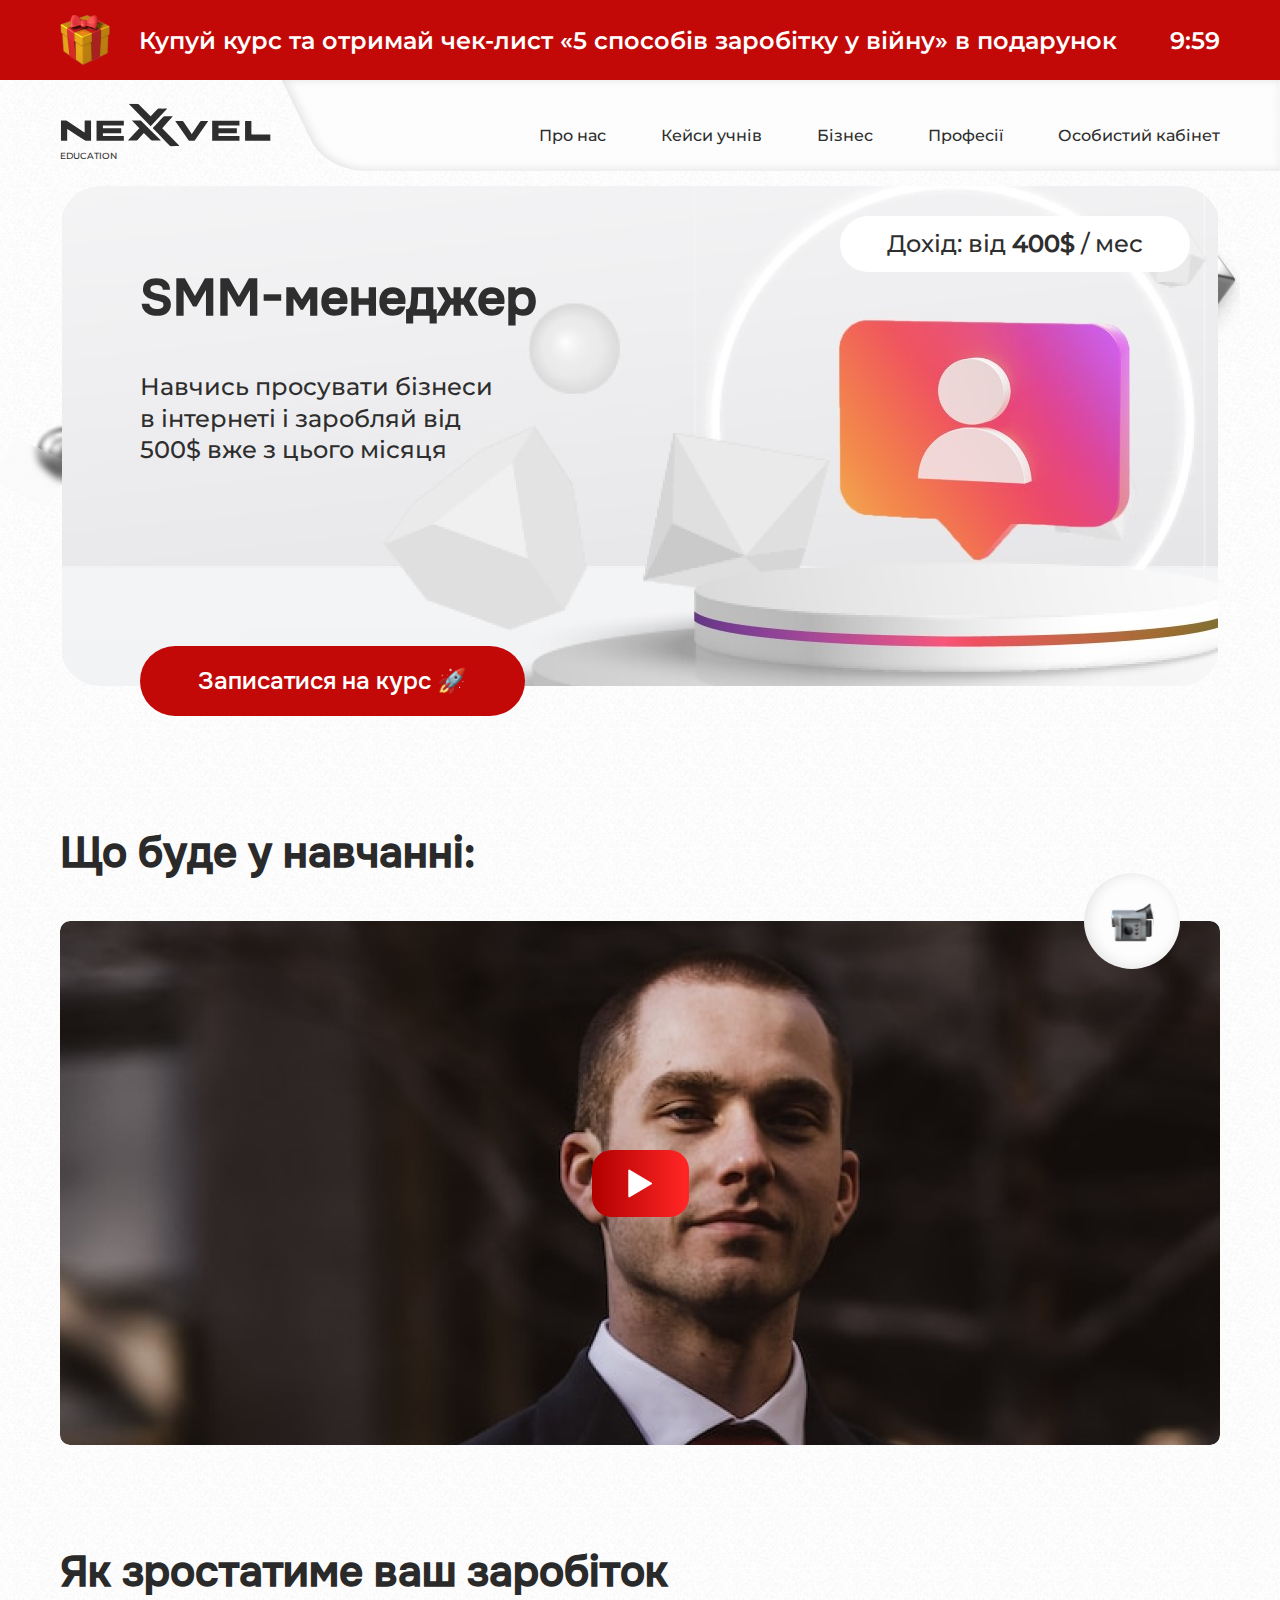
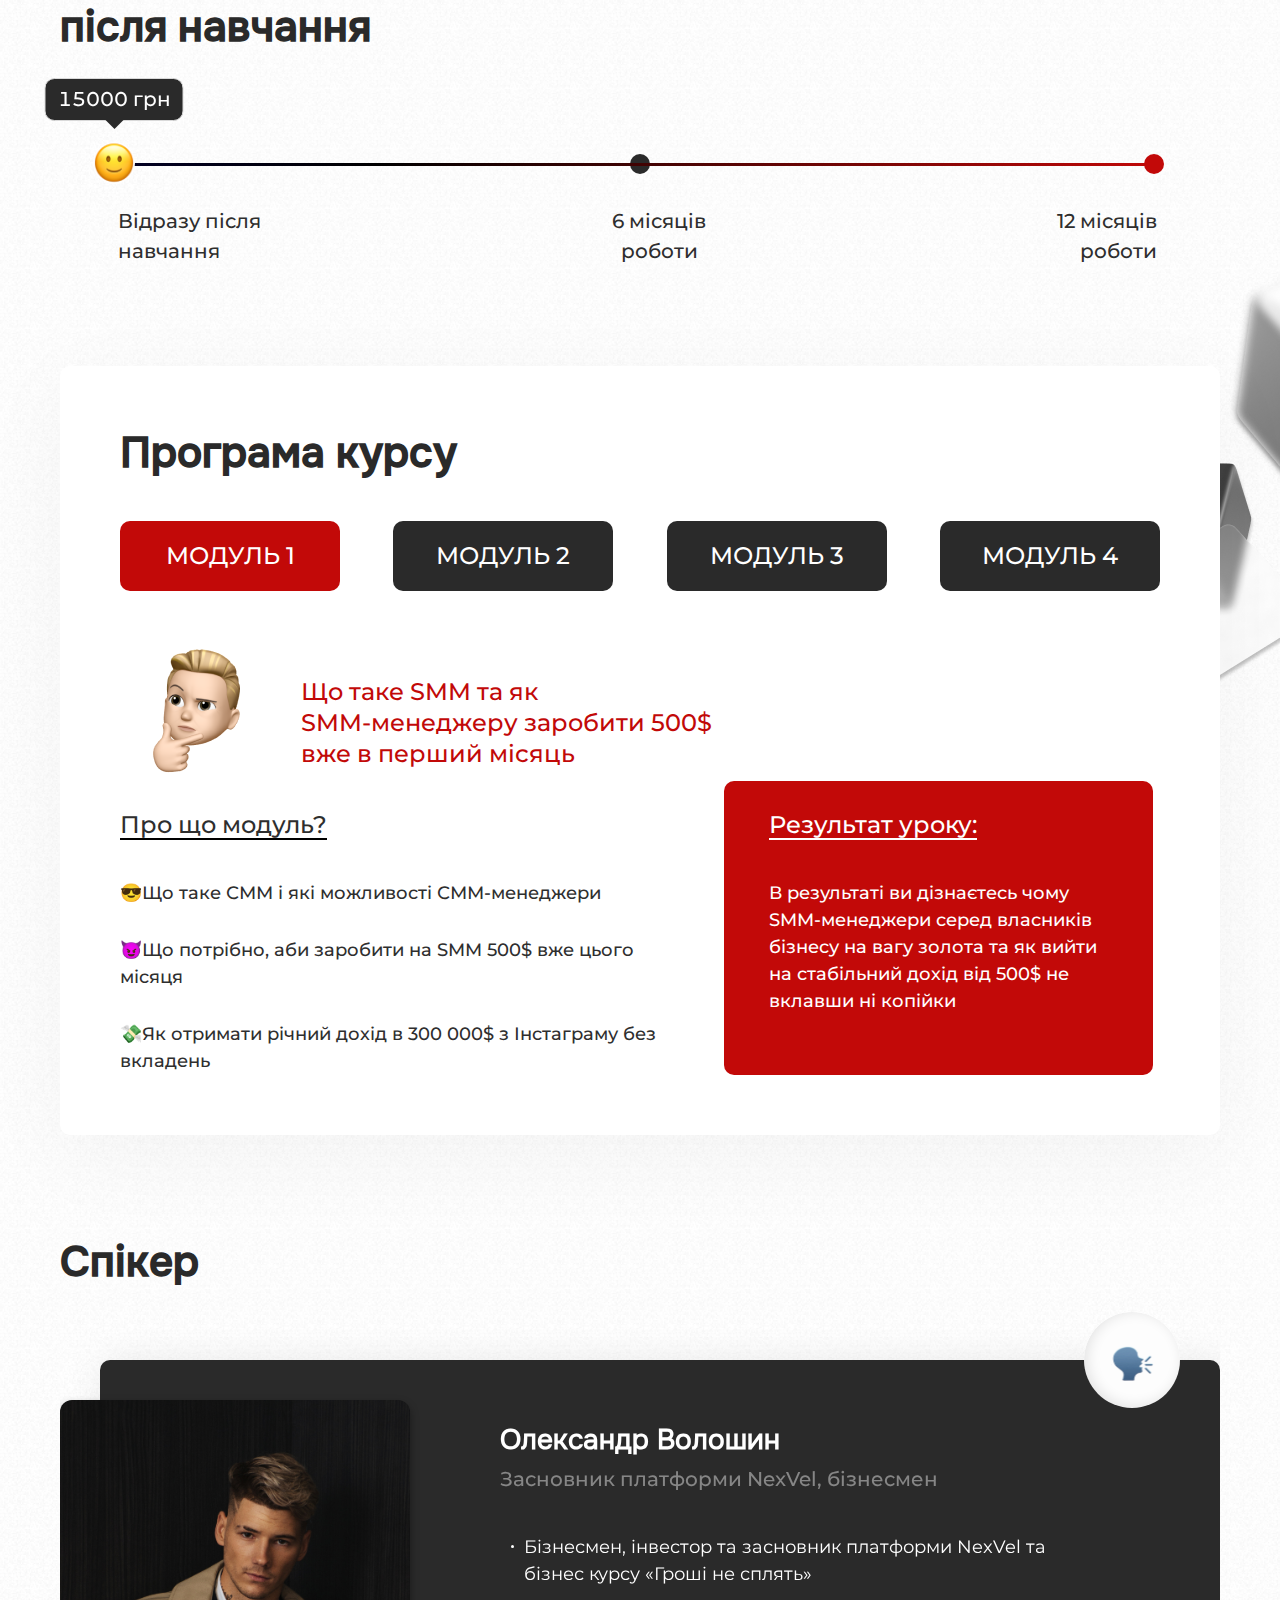
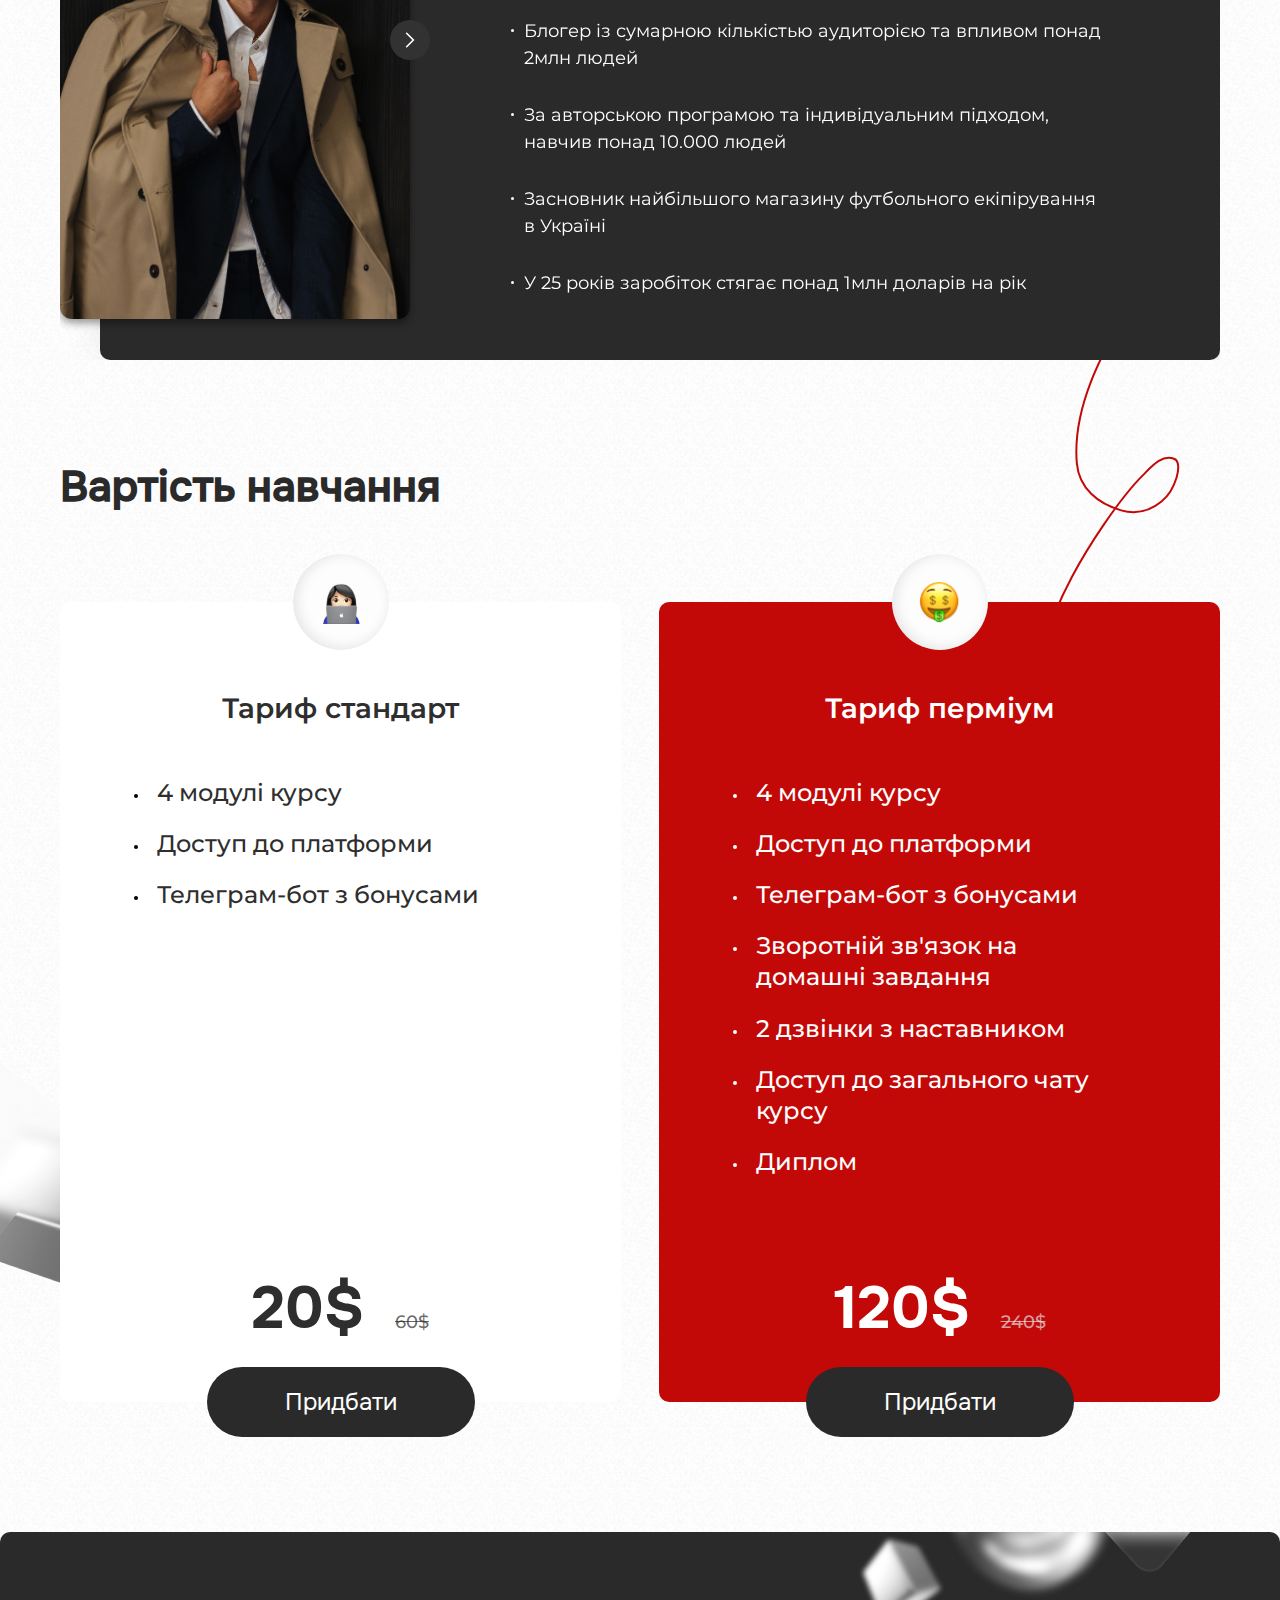
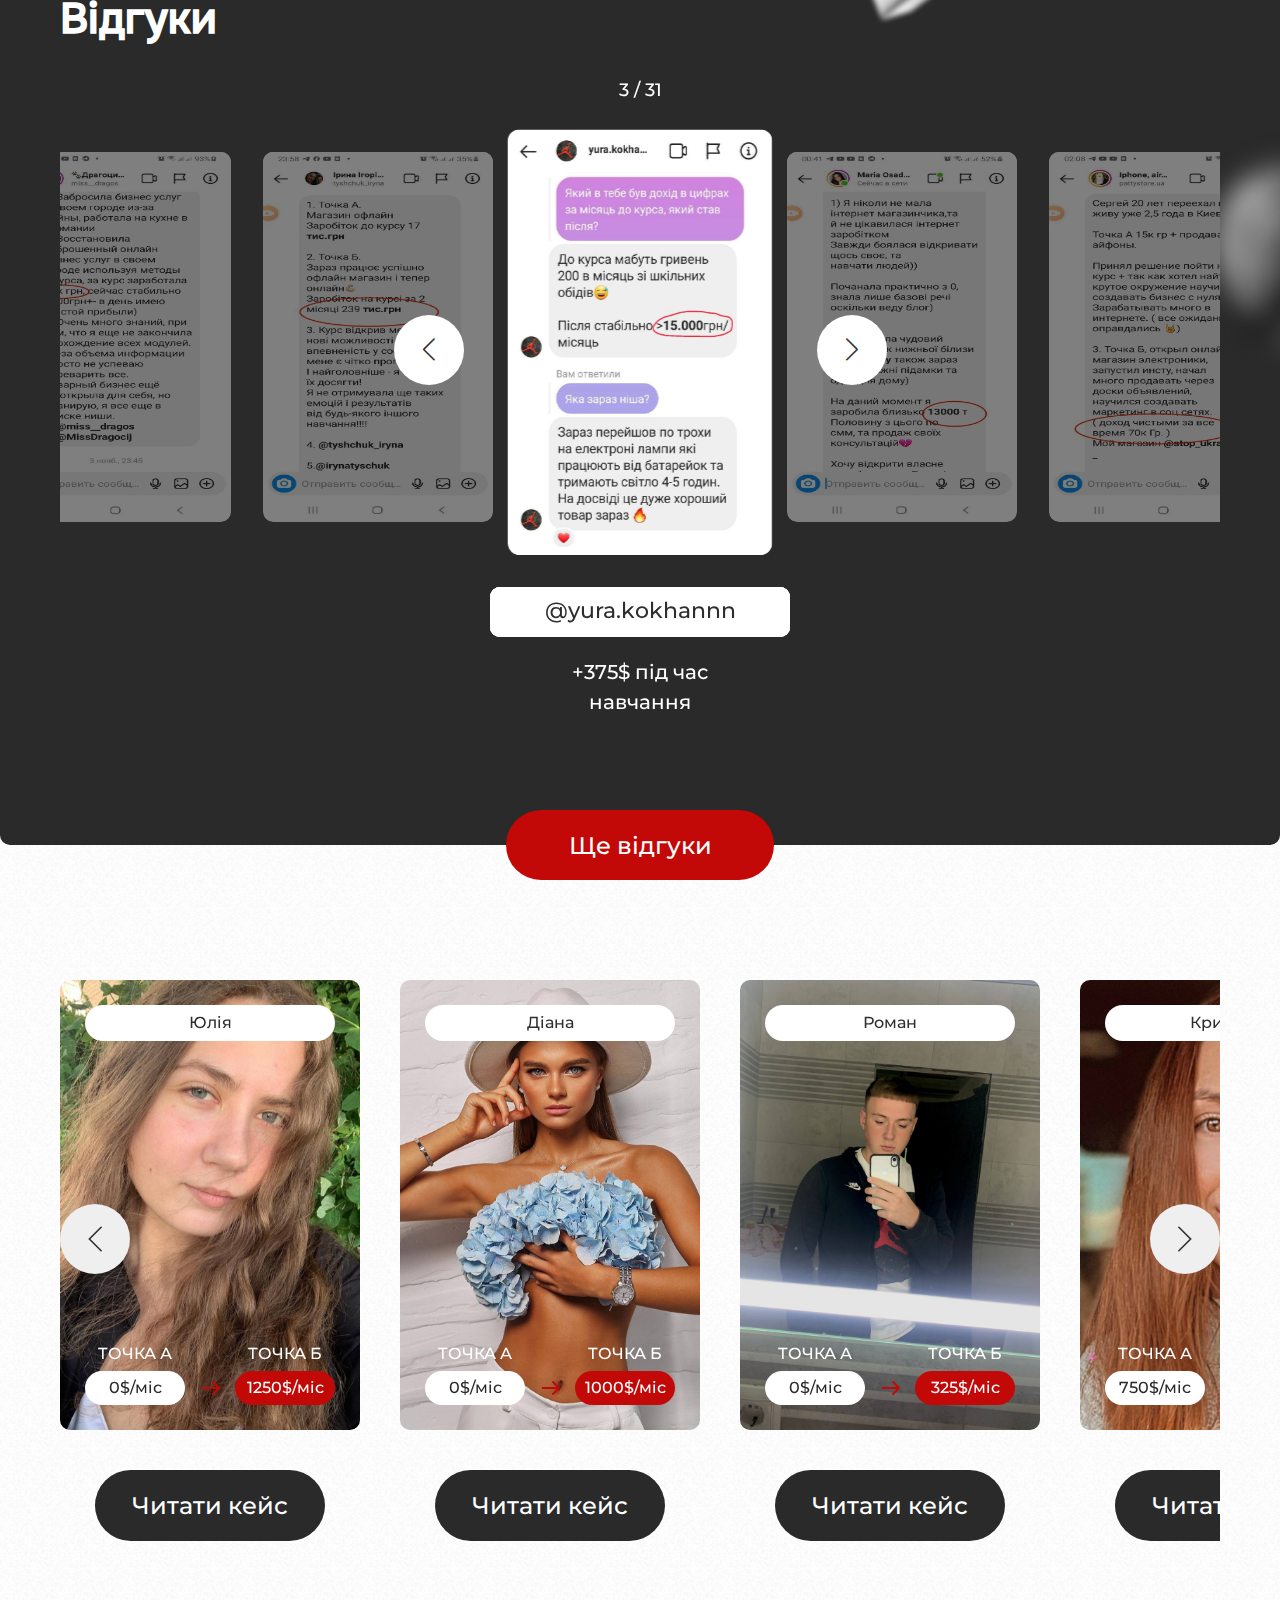
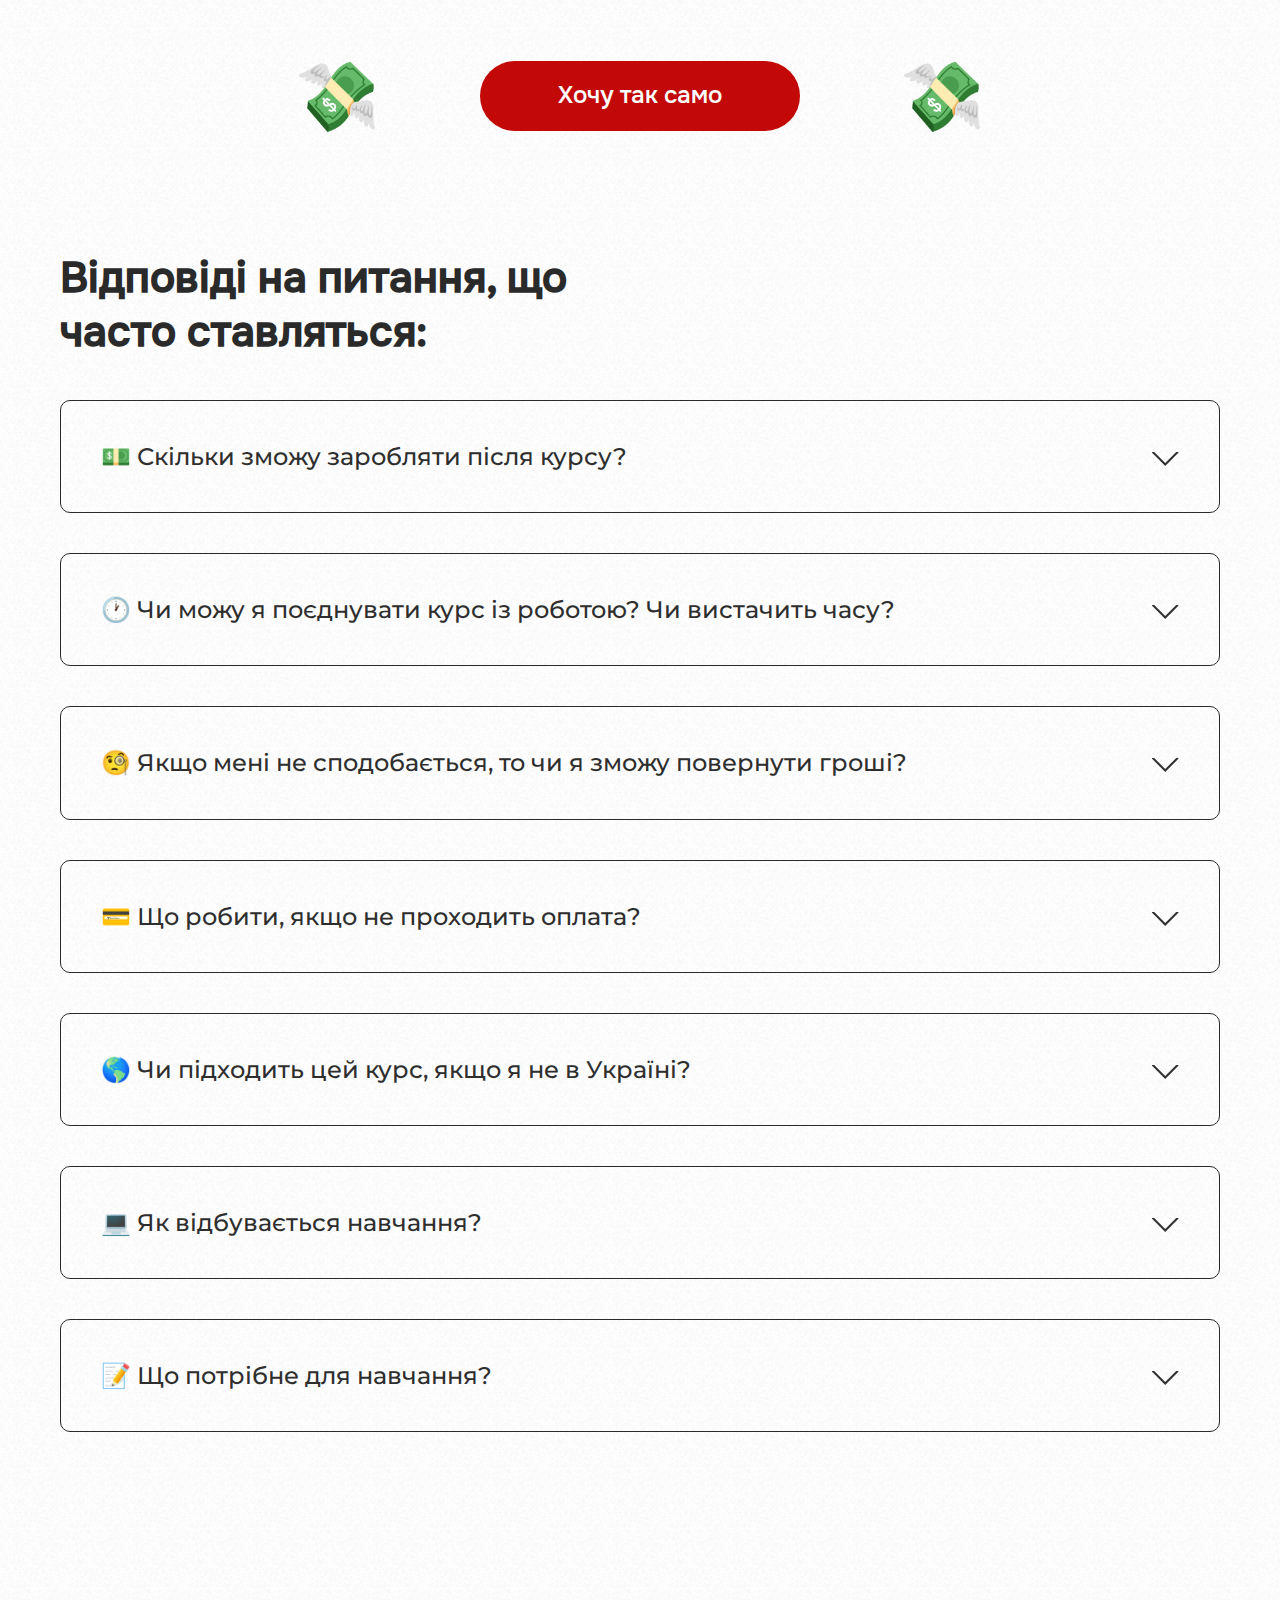
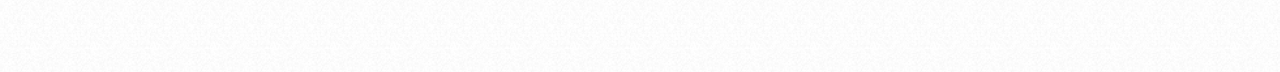
<file: index.html>
<!DOCTYPE html>
<html lang="ru">
  <head>
    <meta charset="UTF-8" />
    <meta http-equiv="X-UA-Compatible" content="IE=edge" />
    <meta name="viewport" content="width=device-width, initial-scale=1.0" />
    <title>Document</title>
    <link rel="stylesheet" href="https://cdn.jsdelivr.net/npm/swiper@8/swiper-bundle.min.css" />
    <link rel="stylesheet" href="css/slick.css" />
    <link rel="stylesheet" href="css/jquery.fancybox.min.css" />
    <link rel="stylesheet" href="css/nouislider.min.css" />
    <link rel="stylesheet" href="css/styles.css" />
  </head>
  <body>
    <div class="header__top">
      <div class="container">
        <div class="header__top-inner">
          <div class="header__top-descr">
            <img class="header__top-img" src="images/gift.png" alt="gift" />
            <span>Купуй курс та отримай чек-лист «5 способів заробітку у війну» в подарунок</span>
          </div>
          <div id="ten-countdown"></div>
        </div>
      </div>
    </div>
    <header class="header">
      <div class="header__bottom">
        <div class="container">
          <div class="header__bottom-inner">
            <a class="logo" href="#">
              <img class="logo__img" src="images/logo.svg" alt="logo" />
              <br />
              EDUCATION
            </a>
            <nav class="menu">
              <div class="overlay__menu"></div>
              <div class="menu__btn">
                <span></span>
              </div>
              <ul class="menu__list">
                <li class="menu__item">
                  <a class="menu__link" href="#abour">Про нас</a>
                </li>
                <li class="menu__item">
                  <a class="menu__link" href="#cases">Кейси учнів</a>
                </li>
                <li class="menu__item">
                  <a class="menu__link" href="#">Бізнес</a>
                </li>
                <li class="menu__item">
                  <a class="menu__link" href="#">Професії</a>
                </li>
                <li class="menu__item">
                  <a class="menu__link" href="#">Особистий кабінет</a>
                </li>
              </ul>
            </nav>
          </div>
        </div>
      </div>
      <section class="smm">
        <div class="container">
          <div class="smm__inner">
            <div class="smm__item">
              <div class="smm__income">Дохід: від <b>400$</b> / мес</div>
              <div class="smm__descr">
                <h1 class="smm__title">SMM-менеджер</h1>
                <p class="smm__subtitle">Навчись просувати бізнеси в інтернеті і заробляй від 500$ вже з цього місяця</p>
                <button class="smm__btn">Записатися на курс 🚀</button>
              </div>
            </div>
          </div>
        </div>
      </section>
    </header>

    <section class="video">
      <div class="container">
        <h2 class="title">Що буде у навчанні:</h2>
        <div class="video__inner" style="background-image: url(images/video-bg.jpg)">
          <a class="video__popup" data-fancybox href="https://www.youtube.com/watch?v=WeAj5uOunYY">
            <div class="video__play">
              <svg width="25" height="29" viewBox="0 0 25 29" fill="none" xmlns="http://www.w3.org/2000/svg">
                <path
                  d="M23.5987 13.6476C24.1943 14.0011 24.1943 14.8633 23.5987 15.2167L1.66735 28.2305C1.05923 28.5914 0.289538 28.1531 0.289538 27.446L0.289539 1.41839C0.289539 0.711269 1.05923 0.272993 1.66735 0.633841L23.5987 13.6476Z"
                  fill="white"
                />
              </svg>
            </div>
          </a>
        </div>
      </div>
    </section>

    <main class="main">
      <section class="income">
        <div class="container">
          <h2 class="title">Як зростатиме ваш заробіток після навчання</h2>
          <div class="income__inner">
            <div class="income__calc">
              <div class="range__slider" id="range__slider"></div>
            </div>
            <div class="income__values">
              <div class="income__values-item">
                Відразу після <br />
                навчання
              </div>
              <div class="income__values-item">
                6 місяців <br />
                роботи
              </div>
              <div class="income__values-item">
                12 місяців <br />
                роботи
              </div>
            </div>
          </div>
        </div>
      </section>

      <section class="program">
        <div class="container">
          <div class="program__inner">
            <h2 class="title">Програма курсу</h2>
            <div class="select">
              <div class="select__header" id="select__header">
                <span class="select__title" data-btn="1">МОДУЛЬ 1</span>
                <img class="select__icon" src="images/select-arrow.svg" alt="icon" />
              </div>
              <div class="select__items">
                <div class="select__item" data-btn="1">МОДУЛЬ 1</div>
                <div class="select__item" data-btn="2">МОДУЛЬ 2</div>
                <div class="select__item" data-btn="3">МОДУЛЬ 3</div>
                <div class="select__item" data-btn="4">МОДУЛЬ 4</div>
              </div>
            </div>
            <div class="program__tabs" id="tabs">
              <div class="program__tab active" data-btn="1">МОДУЛЬ 1</div>
              <div class="program__tab" data-btn="2">МОДУЛЬ 2</div>
              <div class="program__tab" data-btn="3">МОДУЛЬ 3</div>
              <div class="program__tab" data-btn="4">МОДУЛЬ 4</div>
            </div>
            <div class="program__contents" id="contents">
              <div class="program__content active" data-content="1">
                <div class="program__title">
                  <img class="program__title-img" src="images/program-icon-1.png" alt="icon" />
                  <p class="program__title-text">
                    Що таке SMM та як <br />
                    SMM-менеджеру заробити 500$ <br />
                    вже в перший місяць
                  </p>
                </div>
                <div class="program__box">
                  <div class="program__box-title">Про що модуль?</div>
                  <ul class="program__box-text">
                    <li class="program__box-item">😎Що таке СММ і які можливості СММ-менеджери</li>
                    <li class="program__box-item">😈Що потрібно, аби заробити на SMM 500$ вже цього місяця</li>
                    <li class="program__box-item">💸Як отримати річний дохід в 300 000$ з Інстаграму без вкладень</li>
                  </ul>
                </div>
                <div class="program__box program__box--red">
                  <div class="program__box-title">Результат уроку:</div>
                  <p class="program__box-text">
                    В результаті ви дізнаєтесь чому SMM-менеджери серед власників бізнесу на вагу золота та як вийти на стабільний
                    дохід від 500$ не вклавши ні копійки
                  </p>
                </div>
              </div>
              <div class="program__content" data-content="2">
                <div class="program__title">
                  <img class="program__title-img" src="images/program-icon-1.png" alt="icon" />
                  <p class="program__title-text">
                    Упаковка інстаграм-сторінки <br />
                    та контент
                  </p>
                </div>
                <div class="program__box">
                  <div class="program__box-title">Про що модуль?</div>
                  <ul class="program__box-text">
                    <li class="program__box-item">🤑 Упакувати аккаунт так, щоб він приніс продажі з перших днів</li>
                    <li class="program__box-item">
                      🔑Готуємо упаковку інстаграм-магазину до продажу під ключ: від назви до візуалу
                    </li>
                    <li class="program__box-item">
                      😼Як правильно проаналізувати конкурентів для побудови своєї успішної стратегії
                    </li>
                    <li class="program__box-item">🏝Як зробити контент який буде продавати, поки ви відпочиваєте</li>
                    <li class="program__box-item">😍Дві головні складові дизайнерського візуалу вашої стрічки</li>
                  </ul>
                </div>
                <div class="program__box program__box--red">
                  <div class="program__box-title">Результат уроку:</div>
                  <p class="program__box-text">
                    Ви дізнаєтесь, як вирізнятися серед конкурентів; зможете оформити будь-яку сторінку в Інстаграм за 2 дні,
                    навчитеся робити продажі клієнту без вкладень в просування.
                  </p>
                </div>
              </div>
              <div class="program__content" data-content="3">
                <div class="program__title">
                  <img class="program__title-img" src="images/program-icon-1.png" alt="icon" />
                  <p class="program__title-text">Просування в Tik Tok</p>
                </div>
                <div class="program__box">
                  <div class="program__box-title">Про що модуль?</div>
                  <ul class="program__box-text">
                    <li class="program__box-item">🔥Секрети просування бізнесу в Тік Тоці,які підірвуть ваші продажі</li>
                    <li class="program__box-item">😼Як проаналізувати конкурентів, аби не вигадувати годинами контент</li>
                    <li class="program__box-item">
                      📱Як упакувати Тік Ток аккаунт так, щоб він став основним джерелом замовлень
                    </li>
                    <li class="program__box-item">💡Ідеї контенту, який допоможе вам у просуванні та піднятті переглядів</li>
                  </ul>
                </div>
                <div class="program__box program__box--red">
                  <div class="program__box-title">Результат уроку:</div>
                  <p class="program__box-text">
                    Ви дізнаєтесь як правильно просувати аккаунт в Тік Тоці і зможете зняти відео, яке набере сотні тисяч
                    переглядів
                  </p>
                </div>
              </div>
              <div class="program__content" data-content="4">
                <div class="program__title">
                  <img class="program__title-img" src="images/program-icon-1.png" alt="icon" />
                  <p class="program__title-text">Шляхи розвитку СММ-менеджера</p>
                </div>
                <div class="program__box">
                  <div class="program__box-title">Про що модуль?</div>
                  <ul class="program__box-text">
                    <li class="program__box-item">🏝Працюй будь-коли з будь-якої точки світу</li>
                    <li class="program__box-item">🫢Кращі платні та безкоштовні методи залучення клієнтів</li>
                    <li class="program__box-item">🙀Масштабування без вкладень завдяки десяткам безкоштовних методів</li>
                    <li class="program__box-item">🤑Як створити свій бізнес, який зробить мінімум х2 у вашому доході</li>
                  </ul>
                </div>
                <div class="program__box program__box--red">
                  <div class="program__box-title">Результат уроку:</div>
                  <p class="program__box-text">
                    Ви вибудуєте свій план дій для досягнення результату, навчитеся конвертувати свої знання в результат і почнете
                    заробляти ОДРАЗУ
                  </p>
                </div>
              </div>
            </div>
          </div>
        </div>
      </section>

      <section class="speaker">
        <div class="container">
          <h2 class="title">Спікер</h2>
          <div class="speaker__inner">
            <div class="speaker__info">
              <div class="speaker__photo">
                <img class="speaker__img" src="images/Sasha.jpg" alt="speacer photo" />
              </div>
              <div class="speaker__descr">
                <h4 class="speaker__name">Олександр Волошин</h4>
                <p class="speaker__subname">Засновник платформи NexVel, бізнесмен</p>
                <ul class="speaker__list">
                  <li class="speaker__item">
                    Бізнесмен, інвестор та засновник платформи NexVel та бізнес курсу «Гроші не сплять»
                  </li>
                  <li class="speaker__item">Блогер із сумарною кількістью аудиторією та впливом понад 2млн людей</li>
                  <li class="speaker__item">За авторською програмою та індивідуальним підходом, навчив понад 10.000 людей</li>
                  <li class="speaker__item">Засновник найбільшого магазину футбольного екіпірування в Україні</li>
                  <li class="speaker__item">У 25 років заробіток стягає понад 1млн доларів на рік</li>
                </ul>
              </div>
            </div>
            <div class="speaker__info">
              <div class="speaker__photo">
                <img class="speaker__img" src="images/Diana.jpg" alt="speacer photo" />
              </div>
              <div class="speaker__descr">
                <h4 class="speaker__name">Діана Мельник</h4>
                <p class="speaker__subname">SMM-менеджер та власниця онлайн-магазину</p>
                <ul class="speaker__list">
                  <li class="speaker__item">Працює в SMM більше 7 років</li>
                  <li class="speaker__item">Власниця інстаграм-магазину з оборотом 5.000$/місяць</li>
                  <li class="speaker__item">Провела вже більше сотні консультацій для блогерів та комерції</li>
                  <li class="speaker__item">Співпрацювала з сотнею українських блогерів, серед яких блогери-мільйонники</li>
                  <li class="speaker__item">Наставник та експерт на курсі «Гроші не сплять»</li>
                  <li class="speaker__item">Щомісячний дохід складає від 3000$</li>
                </ul>
              </div>
            </div>
          </div>
        </div>
      </section>

      <section class="price">
        <div class="container">
          <h2 class="title">Вартість навчання</h2>
          <div class="price__inner">
            <div class="price__item">
              <h5 class="price__title">Тариф стандарт</h5>
              <ul class="price__list">
                <li class="price__list-item">4 модулі курсу</li>
                <li class="price__list-item">Доступ до платформи</li>
                <li class="price__list-item">Телеграм-бот з бонусами</li>
              </ul>
              <div class="price__wrapp">
                <span class="price__new">20$</span>
                <span class="price__old">60$</span>
              </div>
              <button class="price__btn">Придбати</button>
            </div>
            <div class="price__item price__item--red">
              <h5 class="price__title">Тариф перміум</h5>
              <ul class="price__list">
                <li class="price__list-item">4 модулі курсу</li>
                <li class="price__list-item">Доступ до платформи</li>
                <li class="price__list-item">Телеграм-бот з бонусами</li>
                <li class="price__list-item">Зворотній зв'язок на домашні завдання</li>
                <li class="price__list-item">2 дзвінки з наставником</li>
                <li class="price__list-item">Доступ до загального чату курсу</li>
                <li class="price__list-item">Диплом</li>
              </ul>
              <div class="price__wrapp">
                <span class="price__new">120$</span>
                <span class="price__old">240$</span>
              </div>
              <button class="price__btn">Придбати</button>
            </div>
          </div>
        </div>
      </section>

      <form class="modal-window">
        <div id="overlay"></div>
        <div class="modal-window__wrapper">
          <button type="button" class="btn-close"></button>
          <h3 class="modal-window__title">УПС 🥺</h3>
          <div class="modal-window__text-inner">
            <div class="modal-window__text">Здається, місця з наставником уже закінчились. Але в нас є для тебе рішення !</div>
            <div class="modal-window__text">Залиши свої контакти і менеджер зв‘яжеться з тобою</div>
          </div>
          <input class="modal-window__input" type="text" placeholder="Ім’я*" required />
          <input class="modal-window__input" type="tel" placeholder="Номер телефону*" required />
          <button class="btn-form" type="submit">Залишити заявку</button>
        </div>
      </form>

      <section class="feedback">
        <div class="container">
          <div class="feedback__inner">
            <h2 class="title">Відгуки</h2>
            <div class="feedback__slides-wrapp">
              <div class="swiper-pagination"></div>
              <div class="feedback__slides swiper-wrapper">
                <div class="feedback__slide swiper-slide">
                  <img class="feedback__img" src="images/screen/miss__dragos.jpeg" alt="feedback screenshot" />
                </div>
                <div class="feedback__slide swiper-slide">
                  <img class="feedback__img" src="images/screen/tyshchuk_iryna.jpeg" alt="feedback screenshot" />
                </div>
                <div class="feedback__slide swiper-slide">
                  <img class="feedback__img" src="images/screen/yura.kokhannn.jpeg" alt="feedback screenshot" />
                </div>
                <div class="feedback__slide swiper-slide">
                  <img class="feedback__img" src="images/screen/marrryos.jpeg" alt="feedback screenshot" />
                </div>
                <div class="feedback__slide swiper-slide">
                  <img class="feedback__img" src="images/screen/pattystore.ua.jpeg" alt="feedback screenshot" />
                </div>
                <div class="feedback__slide swiper-slide">
                  <img class="feedback__img" src="images/screen/anatolignagernyak.jpeg" alt="feedback screenshot" />
                </div>
                <div class="feedback__slide swiper-slide">
                  <img class="feedback__img" src="images/screen/jpoluian.jpg" alt="feedback screenshot" />
                </div>
                <div class="feedback__slide swiper-slide">
                  <img class="feedback__img" src="images/screen/oksana.kachurak.jpeg" alt="feedback screenshot" />
                </div>
                <div class="feedback__slide swiper-slide">
                  <img class="feedback__img" src="images/screen/irinna.jpeg" alt="feedback screenshot" />
                </div>
                <div class="feedback__slide swiper-slide">
                  <img class="feedback__img" src="images/screen/medetsky.jpeg" alt="feedback screenshot" />
                </div>
                <div class="feedback__slide swiper-slide">
                  <img class="feedback__img" src="images/screen/beleyyaroslav.jpeg" alt="feedback screenshot" />
                </div>
                <div class="feedback__slide swiper-slide">
                  <img class="feedback__img" src="images/screen/6bulletproof9.jpg" alt="feedback screenshot" />
                </div>
                <div class="feedback__slide swiper-slide">
                  <img class="feedback__img" src="images/screen/katirinaromanuk.jpeg" alt="feedback screenshot" />
                </div>
                <div class="feedback__slide swiper-slide">
                  <img class="feedback__img" src="images/screen/sashkakriukova.jpg" alt="feedback screenshot" />
                </div>
                <div class="feedback__slide swiper-slide">
                  <img class="feedback__img" src="images/screen/tarasivna.jpg" alt="feedback screenshot" />
                </div>
                <div class="feedback__slide swiper-slide">
                  <img class="feedback__img" src="images/screen/yanaivanishina.jpg" alt="feedback screenshot" />
                </div>
                <div class="feedback__slide swiper-slide">
                  <img class="feedback__img" src="images/screen/rusya2912.jpg" alt="feedback screenshot" />
                </div>
                <div class="feedback__slide swiper-slide">
                  <img class="feedback__img" src="images/screen/mrmaks1m.jpg" alt="feedback screenshot" />
                </div>
                <div class="feedback__slide swiper-slide">
                  <img class="feedback__img" src="images/screen/khom4ik0410.jpg" alt="feedback screenshot" />
                </div>
                <div class="feedback__slide swiper-slide">
                  <img class="feedback__img" src="images/screen/voronoyroman98.jpg" alt="feedback screenshot" />
                </div>
                <div class="feedback__slide swiper-slide">
                  <img class="feedback__img" src="images/screen/dianochkalove17.jpg" alt="feedback screenshot" />
                </div>
                <div class="feedback__slide swiper-slide">
                  <img class="feedback__img" src="images/screen/husenkin.jpg" alt="feedback screenshot" />
                </div>
                <div class="feedback__slide swiper-slide">
                  <img class="feedback__img" src="images/screen/vlischenovsky.jpg" alt="feedback screenshot" />
                </div>
                <div class="feedback__slide swiper-slide">
                  <img class="feedback__img" src="images/screen/zetrixxeb.jpg" alt="feedback screenshot" />
                </div>
                <div class="feedback__slide swiper-slide">
                  <img class="feedback__img" src="images/screen/jullss.jpg" alt="feedback screenshot" />
                </div>
                <div class="feedback__slide swiper-slide">
                  <img class="feedback__img" src="images/screen/saabinushkaa.jpg" alt="feedback screenshot" />
                </div>
                <div class="feedback__slide swiper-slide">
                  <img class="feedback__img" src="images/screen/aleksandrlevkovskyi21.jpg" alt="feedback screenshot" />
                </div>
                <div class="feedback__slide swiper-slide">
                  <img class="feedback__img" src="images/screen/efimenkoangelina.jpg" alt="feedback screenshot" />
                </div>
                <div class="feedback__slide swiper-slide">
                  <img class="feedback__img" src="images/screen/sergiylife.jpg" alt="feedback screenshot" />
                </div>
                <div class="feedback__slide swiper-slide">
                  <img class="feedback__img" src="images/screen/alonavarfolomieieva.jpg" alt="feedback screenshot" />
                </div>
                <div class="feedback__slide swiper-slide">
                  <img class="feedback__img" src="images/screen/ferventina.jpg" alt="feedback screenshot" />
                </div>
              </div>
              <div class="feedback__next swiper-button-next"></div>
              <div class="feedback__prev swiper-button-prev"></div>
            </div>
            <div thumbsSlider="" class="thumbs__swiper mySwiper">
              <div class="swiper-wrapper">
                <div class="feedback__user swiper-slide">
                  <a class="feedback__link" href="#">@miss__dragos</a>
                  <p class="feedback__text">
                    +450$ під час <br />
                    навчання
                  </p>
                </div>
                <div class="feedback__user swiper-slide">
                  <a class="feedback__link" href="#">@tyshchuk_iryna</a>
                  <p class="feedback__text">
                    +6000$ під час <br />
                    навчання
                  </p>
                </div>
                <div class="feedback__user swiper-slide">
                  <a class="feedback__link" href="#">@yura.kokhannn</a>
                  <p class="feedback__text">
                    +375$ під час <br />
                    навчання
                  </p>
                </div>
                <div class="feedback__user swiper-slide">
                  <a class="feedback__link" href="#">@marrryos</a>
                  <p class="feedback__text">
                    +325$ під час <br />
                    навчання
                  </p>
                </div>
                <div class="feedback__user swiper-slide">
                  <a class="feedback__link" href="#">@pattystore.ua</a>
                  <p class="feedback__text">
                    +1750$ під час <br />
                    навчання
                  </p>
                </div>
                <div class="feedback__user swiper-slide">
                  <a class="feedback__link" href="#">@anatolignagernyak </a>
                  <p class="feedback__text">
                    + 400$ під час <br />
                    навчання
                  </p>
                </div>
                <div class="feedback__user swiper-slide">
                  <a class="feedback__link" href="#">@jpoluian </a>
                  <p class="feedback__text">
                    + 250$ під час <br />
                    навчання
                  </p>
                </div>
                <div class="feedback__user swiper-slide">
                  <a class="feedback__link" href="#">@oksana.kachurak </a>
                  <p class="feedback__text">
                    + 250$ під час <br />
                    навчання
                  </p>
                </div>
                <div class="feedback__user swiper-slide">
                  <a class="feedback__link" href="#">@_irinna.__ </a>
                  <p class="feedback__text">
                    + 675$ під час <br />
                    навчання
                  </p>
                </div>
                <div class="feedback__user swiper-slide">
                  <a class="feedback__link" href="#">@medetsky </a>
                  <p class="feedback__text">
                    + 230$ під час <br />
                    навчання
                  </p>
                </div>
                <div class="feedback__user swiper-slide">
                  <a class="feedback__link" href="#">@beley.yaroslav </a>
                  <p class="feedback__text">
                    + 700$ під час <br />
                    навчання
                  </p>
                </div>
                <div class="feedback__user swiper-slide">
                  <a class="feedback__link" href="#">@6bulletproof9 </a>
                  <p class="feedback__text">
                    + 500$ під час <br />
                    навчання
                  </p>
                </div>
                <div class="feedback__user swiper-slide">
                  <a class="feedback__link" href="#">@katirinaromanuk </a>
                  <p class="feedback__text">
                    + 800$ під час <br />
                    навчання
                  </p>
                </div>
                <div class="feedback__user swiper-slide">
                  <a class="feedback__link" href="#">@sashka_kriukova </a>
                  <p class="feedback__text">
                    + 250$ під час <br />
                    навчання
                  </p>
                </div>
                <div class="feedback__user swiper-slide">
                  <a class="feedback__link" href="#">@o_tarasivna </a>
                  <p class="feedback__text">
                    + 500$ під час <br />
                    навчання
                  </p>
                </div>
                <div class="feedback__user swiper-slide">
                  <a class="feedback__link" href="#">@yanaivanishina </a>
                  <p class="feedback__text">
                    + 200$ під час <br />
                    навчання
                  </p>
                </div>
                <div class="feedback__user swiper-slide">
                  <a class="feedback__link" href="#">@rusya2912 </a>
                  <p class="feedback__text">
                    + 4500$ під час <br />
                    навчання
                  </p>
                </div>
                <div class="feedback__user swiper-slide">
                  <a class="feedback__link" href="#">@mr._maks1m </a>
                  <p class="feedback__text">
                    + 4000$ під час <br />
                    навчання
                  </p>
                </div>
                <div class="feedback__user swiper-slide">
                  <a class="feedback__link" href="#">@khom4ik0410 </a>
                  <p class="feedback__text">
                    + 400$ під час <br />
                    навчання
                  </p>
                </div>
                <div class="feedback__user swiper-slide">
                  <a class="feedback__link" href="#">@voronoy.roman98 </a>
                  <p class="feedback__text">
                    + 3800$ під час <br />
                    навчання
                  </p>
                </div>
                <div class="feedback__user swiper-slide">
                  <a class="feedback__link" href="#">@dianochka_love_17 </a>
                  <p class="feedback__text">
                    + 1000$ під час <br />
                    навчання
                  </p>
                </div>

                <div class="feedback__user swiper-slide">
                  <a class="feedback__link" href="#">@husenkin </a>
                  <p class="feedback__text">
                    + 2500$ під час <br />
                    навчання
                  </p>
                </div>
                <div class="feedback__user swiper-slide">
                  <a class="feedback__link" href="#">@v.lischenovsky </a>
                  <p class="feedback__text">
                    + 525$ під час <br />
                    навчання
                  </p>
                </div>
                <div class="feedback__user swiper-slide">
                  <a class="feedback__link" href="#">@zetrixxeb </a>
                  <p class="feedback__text">
                    + 1900$ під час <br />
                    навчання
                  </p>
                </div>
                <div class="feedback__user swiper-slide">
                  <a class="feedback__link" href="#">@_jull_ss_ </a>
                  <p class="feedback__text">
                    + 230$ під час <br />
                    навчання
                  </p>
                </div>
                <div class="feedback__user swiper-slide">
                  <a class="feedback__link" href="#">@saabinushkaa </a>
                  <p class="feedback__text">
                    + 630$ під час <br />
                    навчання
                  </p>
                </div>
                <div class="feedback__user swiper-slide">
                  <a class="feedback__link" href="#">@aleksandr_levkovskyi_21 </a>
                  <p class="feedback__text">
                    + 1500$ під час <br />
                    навчання
                  </p>
                </div>
                <div class="feedback__user swiper-slide">
                  <a class="feedback__link" href="#">@efimenkoangelina </a>
                  <p class="feedback__text">
                    + 350$ під час <br />
                    навчання
                  </p>
                </div>
                <div class="feedback__user swiper-slide">
                  <a class="feedback__link" href="#">@sergiy_life_ </a>
                  <p class="feedback__text">
                    + 1000$ під час <br />
                    навчання
                  </p>
                </div>
                <div class="feedback__user swiper-slide">
                  <a class="feedback__link" href="#">@alona_varfolomieieva </a>
                  <p class="feedback__text">
                    + 315$ під час <br />
                    навчання
                  </p>
                </div>
                <div class="feedback__user swiper-slide">
                  <a class="feedback__link" href="#">@ferventina </a>
                  <p class="feedback__text">
                    + 500$ під час <br />
                    навчання
                  </p>
                </div>
              </div>
            </div>
            <a class="feedback__btn" href="#">Ще відгуки</a>
          </div>
        </div>
      </section>

      <section class="cases" id="cases">
        <div class="container">
          <div class="cases__slider-wrapp">
            <div class="cases__item">
              <div class="cases__item-wrepp">
                <div class="cases__user" style="background-image: url(images/cases/cases1/photo.jpeg)">
                  <p class="cases__user-name">Юлія</p>
                  <div class="cases__jump">
                    <div class="cases__jump-a">
                      <p class="cases__jump-title">ТОЧКА А</p>
                      <div class="cases__jump-num">0$/міс</div>
                    </div>
                    <div class="cases__jump-b">
                      <p class="cases__jump-title">ТОЧКА Б</p>
                      <div class="cases__jump-num cases__jump-num--red">1250$/міс</div>
                    </div>
                  </div>
                </div>
                <a class="cases__read" data-fancybox data-src="#1" href="#">Читати кейс</a>
              </div>

              <div class="cases__modal" id="1">
                <div class="cases__modal-box">
                  <div class="cases__modal-user">
                    <div class="cases__modal-photo">
                      <img class="cases__modal-img" src="images/cases/cases1/photo.jpeg" alt="photo" />
                    </div>
                    <div class="cases__modal-name">
                      <div class="cases__modal-name__title">Юлія</div>
                      <div class="cases__modal-name__subtitle">@_jul_ss_l</div>
                    </div>
                    <dl>
                      <dt>ніша:</dt>
                      <dd>товарна справа, жіноча білизна</dd>
                    </dl>
                  </div>
                  <p class="cases__modal-descr">
                    Юля продає жіночу білизну в інстаграм та заробляє на цьому більше 1250$ грн у місяць
                  </p>
                  <div class="cases__modal-jump">
                    <div class="cases__modal-jump__item">
                      <div class="cases__modal-jump__title">ТОЧКА А</div>
                      <div class="cases__modal-jump__title cases__modal-jump__title--decor">0$</div>
                      <div class="cases__modal-jump__subtitle">студентка</div>
                    </div>
                    <div class="cases__modal-jump__item">
                      <div class="cases__modal-jump__title">ТОЧКА Б</div>
                      <div class="cases__modal-jump__title cases__modal-jump__title--decor">1250$</div>
                      <div class="cases__modal-jump__subtitle">свій онлайн магазин</div>
                    </div>
                  </div>
                </div>

                <div class="cases__modal-slider__inner--close">
                  <div class="cases__modal-slider swiper-wrapper">
                    <img class="cases__modal-slider__item swiper-slide" src="images/cases/cases1/1.png" alt="screen" />
                    <img class="cases__modal-slider__item swiper-slide" src="images/cases/cases1/2.png" alt="screen" />
                    <img class="cases__modal-slider__item swiper-slide" src="images/cases/cases1/3.png" alt="screen" />
                  </div>
                  <div class="swiper-button-next cases__modal-next"></div>
                  <div class="swiper-button-prev cases__modal-prev"></div>
                </div>
                <button class="cases__modal-show__slider">Читати історію студента</button>
                <button class="cases__modal-close__slider"></button>
              </div>
            </div>

            <div class="cases__item">
              <div class="cases__item-wrepp">
                <div class="cases__user" style="background-image: url(images/cases/cases2/photo.jpeg)">
                  <p class="cases__user-name">Діана</p>
                  <div class="cases__jump">
                    <div class="cases__jump-a">
                      <p class="cases__jump-title">ТОЧКА А</p>
                      <div class="cases__jump-num">0$/міс</div>
                    </div>
                    <div class="cases__jump-b">
                      <p class="cases__jump-title">ТОЧКА Б</p>
                      <div class="cases__jump-num cases__jump-num--red">1000$/міс</div>
                    </div>
                  </div>
                </div>
                <a class="cases__read" href="#" data-fancybox data-src="#2">Читати кейс</a>
              </div>
              <div class="cases__modal" id="2">
                <div class="cases__modal-box">
                  <div class="cases__modal-user">
                    <div class="cases__modal-photo">
                      <img class="cases__modal-img" src="images/cases/cases2/photo.jpeg" alt="photo" />
                    </div>
                    <div class="cases__modal-name">
                      <div class="cases__modal-name__title">Діана</div>
                      <div class="cases__modal-name__subtitle">@dianochka_love_17</div>
                    </div>
                    <dl>
                      <dt>ніша:</dt>
                      <dd>товарна справа</dd>
                    </dl>
                  </div>
                  <p class="cases__modal-descr">Cтворила інста-магазин та заробляє більше 1000$</p>
                  <div class="cases__modal-jump">
                    <div class="cases__modal-jump__item">
                      <div class="cases__modal-jump__title">ТОЧКА А</div>
                      <div class="cases__modal-jump__title cases__modal-jump__title--decor">0$</div>
                      <div class="cases__modal-jump__subtitle">студентка</div>
                    </div>
                    <div class="cases__modal-jump__item">
                      <div class="cases__modal-jump__title">ТОЧКА Б</div>
                      <div class="cases__modal-jump__title cases__modal-jump__title--decor">Більше 1000$</div>
                      <div class="cases__modal-jump__subtitle">свій інста-магазин</div>
                    </div>
                  </div>
                </div>
                <div class="cases__modal-slider__inner--close">
                  <div class="cases__modal-slider swiper-wrapper">
                    <img class="cases__modal-slider__item swiper-slide" src="images/cases/cases2/1.png" alt="screen" />
                    <img class="cases__modal-slider__item swiper-slide" src="images/cases/cases2/2.png" alt="screen" />
                    <img class="cases__modal-slider__item swiper-slide" src="images/cases/cases2/3.png" alt="screen" />
                  </div>
                  <div class="swiper-button-next cases__modal-next"></div>
                  <div class="swiper-button-prev cases__modal-prev"></div>
                </div>
                <button class="cases__modal-show__slider">Читати історію студента</button>
                <button class="cases__modal-close__slider"></button>
              </div>
            </div>

            <div class="cases__item">
              <div class="cases__item-wrepp">
                <div class="cases__user" style="background-image: url(images/cases/cases3/photo.jpeg)">
                  <p class="cases__user-name">Роман</p>
                  <div class="cases__jump">
                    <div class="cases__jump-a">
                      <p class="cases__jump-title">ТОЧКА А</p>
                      <div class="cases__jump-num">0$/міс</div>
                    </div>
                    <div class="cases__jump-b">
                      <p class="cases__jump-title">ТОЧКА Б</p>
                      <div class="cases__jump-num cases__jump-num--red">325$/міс</div>
                    </div>
                  </div>
                </div>
                <a class="cases__read" href="#" data-fancybox data-src="#3">Читати кейс</a>
              </div>
              <div class="cases__modal" id="3">
                <div class="cases__modal-box">
                  <div class="cases__modal-user">
                    <div class="cases__modal-photo">
                      <img class="cases__modal-img" src="images/cases/cases3/photo.jpeg" alt="photo" />
                    </div>
                    <div class="cases__modal-name">
                      <div class="cases__modal-name__title">Роман</div>
                      <div class="cases__modal-name__subtitle">@v_roman_17</div>
                    </div>
                    <dl>
                      <dt>ніша:</dt>
                      <dd>товарна справа, військова амуніція</dd>
                    </dl>
                  </div>
                  <p class="cases__modal-descr">Рома продає тактичний одяг в інстаграм та заробив на цьому 325$ за 3 тижні.</p>
                  <div class="cases__modal-jump">
                    <div class="cases__modal-jump__item">
                      <div class="cases__modal-jump__title">ТОЧКА А</div>
                      <div class="cases__modal-jump__title cases__modal-jump__title--decor">0$</div>
                      <div class="cases__modal-jump__subtitle">учень</div>
                    </div>
                    <div class="cases__modal-jump__item">
                      <div class="cases__modal-jump__title">ТОЧКА Б</div>
                      <div class="cases__modal-jump__title cases__modal-jump__title--decor">325$</div>
                      <div class="cases__modal-jump__subtitle">свій онлайн магазин</div>
                    </div>
                  </div>
                </div>
                <div class="cases__modal-slider__inner--close">
                  <div class="cases__modal-slider swiper-wrapper">
                    <img class="cases__modal-slider__item swiper-slide" src="images/cases/cases3/1.png" alt="screen" />
                    <img class="cases__modal-slider__item swiper-slide" src="images/cases/cases3/2.png" alt="screen" />
                    <img class="cases__modal-slider__item swiper-slide" src="images/cases/cases3/3.png" alt="screen" />
                  </div>
                  <div class="swiper-button-next cases__modal-next"></div>
                  <div class="swiper-button-prev cases__modal-prev"></div>
                </div>
                <button class="cases__modal-show__slider">Читати історію студента</button>
                <button class="cases__modal-close__slider"></button>
              </div>
            </div>

            <div class="cases__item">
              <div class="cases__item-wrepp">
                <div class="cases__user" style="background-image: url(images/cases/cases4/photo.jpeg)">
                  <p class="cases__user-name">Кристина</p>
                  <div class="cases__jump">
                    <div class="cases__jump-a">
                      <p class="cases__jump-title">ТОЧКА А</p>
                      <div class="cases__jump-num">750$/міс</div>
                    </div>
                    <div class="cases__jump-b">
                      <p class="cases__jump-title">ТОЧКА Б</p>
                      <div class="cases__jump-num cases__jump-num--red">2100$</div>
                    </div>
                  </div>
                </div>
                <a class="cases__read" href="#" data-fancybox data-src="#4">Читати кейс</a>
              </div>

              <div class="cases__modal" id="4">
                <div class="cases__modal-box">
                  <div class="cases__modal-user">
                    <div class="cases__modal-photo">
                      <img class="cases__modal-img" src="images/cases/cases4/photo.jpeg" alt="photo" />
                    </div>
                    <div class="cases__modal-name">
                      <div class="cases__modal-name__title">Кристина</div>
                      <div class="cases__modal-name__subtitle">@_lltina</div>
                    </div>
                    <dl>
                      <dt>ніша:</dt>
                      <dd>товарна справа, військове екіпірування</dd>
                    </dl>
                  </div>
                  <p class="cases__modal-descr">
                    Кристина продає військове екіпірування в інстаграм та заробляє на цьому більше 2100$ у місяць
                  </p>
                  <div class="cases__modal-jump">
                    <div class="cases__modal-jump__item">
                      <div class="cases__modal-jump__title">ТОЧКА А</div>
                      <div class="cases__modal-jump__title cases__modal-jump__title--decor">750$/міс</div>
                      <div class="cases__modal-jump__subtitle">працювала в наймі та її скоротили</div>
                    </div>
                    <div class="cases__modal-jump__item">
                      <div class="cases__modal-jump__title">ТОЧКА Б</div>
                      <div class="cases__modal-jump__title cases__modal-jump__title--decor">2100$/міс</div>
                      <div class="cases__modal-jump__subtitle">свій онлайн магазин</div>
                    </div>
                  </div>
                </div>
                <div class="cases__modal-slider__inner--close">
                  <div class="cases__modal-slider swiper-wrapper">
                    <img class="cases__modal-slider__item swiper-slide" src="images/cases/cases4/1.png" alt="screen" />
                    <img class="cases__modal-slider__item swiper-slide" src="images/cases/cases4/2.png" alt="screen" />
                    <img class="cases__modal-slider__item swiper-slide" src="images/cases/cases4/3.png" alt="screen" />
                    <img class="cases__modal-slider__item swiper-slide" src="images/cases/cases4/4.png" alt="screen" />
                  </div>
                  <div class="swiper-button-next cases__modal-next"></div>
                  <div class="swiper-button-prev cases__modal-prev"></div>
                </div>
                <button class="cases__modal-show__slider">Читати історію студента</button>
                <button class="cases__modal-close__slider"></button>
              </div>
            </div>

            <div class="cases__item">
              <div class="cases__item-wrepp">
                <div class="cases__user" style="background-image: url(images/cases/cases5/photo.jpeg)">
                  <p class="cases__user-name">Ярослав</p>
                  <div class="cases__jump">
                    <div class="cases__jump-a">
                      <p class="cases__jump-title">ТОЧКА А</p>
                      <div class="cases__jump-num">100$/міс</div>
                    </div>
                    <div class="cases__jump-b">
                      <p class="cases__jump-title">ТОЧКА Б</p>
                      <div class="cases__jump-num cases__jump-num--red">4000$/міс</div>
                    </div>
                  </div>
                </div>
                <a class="cases__read" href="#" data-fancybox data-src="#5">Читати кейс</a>
              </div>

              <div class="cases__modal" id="5">
                <div class="cases__modal-box">
                  <div class="cases__modal-user">
                    <div class="cases__modal-photo">
                      <img class="cases__modal-img" src="images/cases/cases5/photo.jpeg" alt="photo" />
                    </div>
                    <div class="cases__modal-name">
                      <div class="cases__modal-name__title">Ярослав</div>
                      <div class="cases__modal-name__subtitle">@beley.yaroslav</div>
                    </div>
                    <dl>
                      <dt>ніша:</dt>
                      <dd>товарна справа, військове екіпірування</dd>
                    </dl>
                  </div>
                  <p class="cases__modal-descr">
                    Ярослав продає військове екіпірування в інстаграм та маштабувався на маркетплейсі та заробляє на цьому 4000
                    доларів на місяць
                  </p>
                  <div class="cases__modal-jump">
                    <div class="cases__modal-jump__item">
                      <div class="cases__modal-jump__title">ТОЧКА А</div>
                      <div class="cases__modal-jump__title cases__modal-jump__title--decor">100$</div>
                      <div class="cases__modal-jump__subtitle">займався криптою</div>
                    </div>
                    <div class="cases__modal-jump__item">
                      <div class="cases__modal-jump__title">ТОЧКА Б</div>
                      <div class="cases__modal-jump__title cases__modal-jump__title--decor">4000$</div>
                      <div class="cases__modal-jump__subtitle">свій онлайн магазин</div>
                    </div>
                  </div>
                </div>
                <div class="cases__modal-slider__inner--close">
                  <div class="cases__modal-slider swiper-wrapper">
                    <img class="cases__modal-slider__item swiper-slide" src="images/cases/cases5/1.png" alt="screen" />
                    <img class="cases__modal-slider__item swiper-slide" src="images/cases/cases5/2.png" alt="screen" />
                    <img class="cases__modal-slider__item swiper-slide" src="images/cases/cases5/3.png" alt="screen" />
                    <img class="cases__modal-slider__item swiper-slide" src="images/cases/cases5/4.png" alt="screen" />
                  </div>
                  <div class="swiper-button-next cases__modal-next"></div>
                  <div class="swiper-button-prev cases__modal-prev"></div>
                </div>
                <button class="cases__modal-show__slider">Читати історію студента</button>
                <button class="cases__modal-close__slider"></button>
              </div>
            </div>

            <div class="cases__item">
              <div class="cases__item-wrepp">
                <div class="cases__user" style="background-image: url(images/cases/cases6/photo.jpeg)">
                  <p class="cases__user-name">Хома</p>
                  <div class="cases__jump">
                    <div class="cases__jump-a">
                      <p class="cases__jump-title">ТОЧКА А</p>
                      <div class="cases__jump-num">0$/міс</div>
                    </div>
                    <div class="cases__jump-b">
                      <p class="cases__jump-title">ТОЧКА Б</p>
                      <div class="cases__jump-num cases__jump-num--red">400$/міс</div>
                    </div>
                  </div>
                </div>
                <a class="cases__read" href="#" data-fancybox data-src="#6">Читати кейс</a>
              </div>

              <div class="cases__modal" id="6">
                <div class="cases__modal-box">
                  <div class="cases__modal-user">
                    <div class="cases__modal-photo">
                      <img class="cases__modal-img" src="images/cases/cases6/photo.jpeg" alt="photo" />
                    </div>
                    <div class="cases__modal-name">
                      <div class="cases__modal-name__title">Хома</div>
                      <div class="cases__modal-name__subtitle">@khom4ik0410</div>
                    </div>
                    <dl>
                      <dt>ніша:</dt>
                      <dd>товарна справа, одяг та аксесуари</dd>
                    </dl>
                  </div>
                  <p class="cases__modal-descr">Хома продає свою нішу товарів в інстаграм та заробляє на цьому 400$ на місяць</p>
                  <div class="cases__modal-jump">
                    <div class="cases__modal-jump__item">
                      <div class="cases__modal-jump__title">ТОЧКА А</div>
                      <div class="cases__modal-jump__title cases__modal-jump__title--decor">0$</div>
                      <div class="cases__modal-jump__subtitle">вже пробував себе в товарці, але прогорів</div>
                    </div>
                    <div class="cases__modal-jump__item">
                      <div class="cases__modal-jump__title">ТОЧКА Б</div>
                      <div class="cases__modal-jump__title cases__modal-jump__title--decor">400$</div>
                      <div class="cases__modal-jump__subtitle">свій онлайн магазин</div>
                    </div>
                  </div>
                </div>
                <div class="cases__modal-slider__inner--close">
                  <div class="cases__modal-slider swiper-wrapper">
                    <img class="cases__modal-slider__item swiper-slide" src="images/cases/cases6/1.png" alt="screen" />
                    <img class="cases__modal-slider__item swiper-slide" src="images/cases/cases6/2.png" alt="screen" />
                    <img class="cases__modal-slider__item swiper-slide" src="images/cases/cases6/3.png" alt="screen" />
                    <img class="cases__modal-slider__item swiper-slide" src="images/cases/cases6/4.png" alt="screen" />
                    <img class="cases__modal-slider__item swiper-slide" src="images/cases/cases6/5.png" alt="screen" />
                    <img class="cases__modal-slider__item swiper-slide" src="images/cases/cases6/6.png" alt="screen" />
                    <img class="cases__modal-slider__item swiper-slide" src="images/cases/cases6/7.png" alt="screen" />
                  </div>
                  <div class="swiper-button-next cases__modal-next"></div>
                  <div class="swiper-button-prev cases__modal-prev"></div>
                </div>
                <button class="cases__modal-show__slider">Читати історію студента</button>
                <button class="cases__modal-close__slider"></button>
              </div>
            </div>

            <div class="cases__item">
              <div class="cases__item-wrepp">
                <div class="cases__user" style="background-image: url(images/cases/cases7/photo.jpeg)">
                  <p class="cases__user-name">Ірина</p>
                  <div class="cases__jump">
                    <div class="cases__jump-a">
                      <p class="cases__jump-title">ТОЧКА А</p>
                      <div class="cases__jump-num">375$/міс</div>
                    </div>
                    <div class="cases__jump-b">
                      <p class="cases__jump-title">ТОЧКА Б</p>
                      <div class="cases__jump-num cases__jump-num--red">6000$/міс</div>
                    </div>
                  </div>
                </div>
                <a class="cases__read" href="#" data-fancybox data-src="#7">Читати кейс</a>
              </div>

              <div class="cases__modal" id="7">
                <div class="cases__modal-box">
                  <div class="cases__modal-user">
                    <div class="cases__modal-photo">
                      <img class="cases__modal-img" src="images/cases/cases7/photo.jpeg" alt="photo" />
                    </div>
                    <div class="cases__modal-name">
                      <div class="cases__modal-name__title">Ірина</div>
                      <div class="cases__modal-name__subtitle">@tyshchuk_iryna</div>
                    </div>
                    <dl>
                      <dt>ніша:</dt>
                      <dd>товарна справа, меблі</dd>
                    </dl>
                  </div>
                  <p class="cases__modal-descr">
                    Ірина має оффлайн магазин, а також продає меблі в інстаграм та заробила на цьому більше 6000$ грн
                  </p>
                  <div class="cases__modal-jump">
                    <div class="cases__modal-jump__item">
                      <div class="cases__modal-jump__title">ТОЧКА А</div>
                      <div class="cases__modal-jump__title cases__modal-jump__title--decor">375$</div>
                      <div class="cases__modal-jump__subtitle">коли почалася війна</div>
                    </div>
                    <div class="cases__modal-jump__item">
                      <div class="cases__modal-jump__title">ТОЧКА Б</div>
                      <div class="cases__modal-jump__title cases__modal-jump__title--decor">6000$</div>
                      <div class="cases__modal-jump__subtitle">свій онлайн та оффлайн магазин</div>
                    </div>
                  </div>
                </div>
                <div class="cases__modal-slider__inner--close">
                  <div class="cases__modal-slider swiper-wrapper">
                    <img class="cases__modal-slider__item swiper-slide" src="images/cases/cases7/1.png" alt="screen" />
                    <img class="cases__modal-slider__item swiper-slide" src="images/cases/cases7/2.png" alt="screen" />
                    <img class="cases__modal-slider__item swiper-slide" src="images/cases/cases7/3.png" alt="screen" />
                    <img class="cases__modal-slider__item swiper-slide" src="images/cases/cases7/4.png" alt="screen" />
                    <img class="cases__modal-slider__item swiper-slide" src="images/cases/cases7/5.png" alt="screen" />
                  </div>
                  <div class="swiper-button-next cases__modal-next"></div>
                  <div class="swiper-button-prev cases__modal-prev"></div>
                </div>
                <button class="cases__modal-show__slider">Читати історію студента</button>
                <button class="cases__modal-close__slider"></button>
              </div>
            </div>

            <div class="cases__item">
              <div class="cases__item-wrepp">
                <div class="cases__user" style="background-image: url(images/cases/cases8/photo.jpeg)">
                  <p class="cases__user-name">Олександр</p>
                  <div class="cases__jump">
                    <div class="cases__jump-a">
                      <p class="cases__jump-title">ТОЧКА А</p>
                      <div class="cases__jump-num">0$/міс</div>
                    </div>
                    <div class="cases__jump-b">
                      <p class="cases__jump-title">ТОЧКА Б</p>
                      <div class="cases__jump-num cases__jump-num--red">375$/міс</div>
                    </div>
                  </div>
                </div>
                <a class="cases__read" href="#" data-fancybox data-src="#8">Читати кейс</a>
              </div>

              <div class="cases__modal" id="8">
                <div class="cases__modal-box">
                  <div class="cases__modal-user">
                    <div class="cases__modal-photo">
                      <img class="cases__modal-img" src="images/cases/cases6/photo.jpeg" alt="photo" />
                    </div>
                    <div class="cases__modal-name">
                      <div class="cases__modal-name__title">Олександр</div>
                      <div class="cases__modal-name__subtitle">@zaiats_alex</div>
                    </div>
                    <dl>
                      <dt>ніша:</dt>
                      <dd>товарна справа, одяг</dd>
                    </dl>
                  </div>
                  <p class="cases__modal-descr">
                    Саша продає одяг в інстаграм та навчився таргету,який привів до результату за 15 доларів - 10 замовлень
                  </p>
                  <div class="cases__modal-jump">
                    <div class="cases__modal-jump__item">
                      <div class="cases__modal-jump__title">ТОЧКА А</div>
                      <div class="cases__modal-jump__title cases__modal-jump__title--decor">0$</div>
                      <div class="cases__modal-jump__subtitle">доходу не було</div>
                    </div>
                    <div class="cases__modal-jump__item">
                      <div class="cases__modal-jump__title">ТОЧКА Б</div>
                      <div class="cases__modal-jump__title cases__modal-jump__title--decor">375$</div>
                      <div class="cases__modal-jump__subtitle">свій онлайн магазин</div>
                    </div>
                  </div>
                </div>
                <div class="cases__modal-slider__inner--close">
                  <div class="cases__modal-slider swiper-wrapper">
                    <img class="cases__modal-slider__item swiper-slide" src="images/cases/cases8/1.png" alt="screen" />
                    <img class="cases__modal-slider__item swiper-slide" src="images/cases/cases8/2.png" alt="screen" />
                    <img class="cases__modal-slider__item swiper-slide" src="images/cases/cases8/3.png" alt="screen" />
                    <img class="cases__modal-slider__item swiper-slide" src="images/cases/cases8/4.png" alt="screen" />
                  </div>
                  <div class="swiper-button-next cases__modal-next"></div>
                  <div class="swiper-button-prev cases__modal-prev"></div>
                </div>
                <button class="cases__modal-show__slider">Читати історію студента</button>
                <button class="cases__modal-close__slider"></button>
              </div>
            </div>

            <div class="cases__item">
              <div class="cases__item-wrepp">
                <div class="cases__user" style="background-image: url(images/cases/cases9/photo.jpeg)">
                  <p class="cases__user-name">Яна</p>
                  <div class="cases__jump">
                    <div class="cases__jump-a">
                      <p class="cases__jump-title">ТОЧКА А</p>
                      <div class="cases__jump-num">375$/міс</div>
                    </div>
                    <div class="cases__jump-b">
                      <p class="cases__jump-title">ТОЧКА Б</p>
                      <div class="cases__jump-num cases__jump-num--red">6000$/міс</div>
                    </div>
                  </div>
                </div>
                <a class="cases__read" href="#" data-fancybox data-src="#9">Читати кейс</a>
              </div>

              <div class="cases__modal" id="9">
                <div class="cases__modal-box">
                  <div class="cases__modal-user">
                    <div class="cases__modal-photo">
                      <img class="cases__modal-img" src="images/cases/cases9/photo.jpeg" alt="photo" />
                    </div>
                    <div class="cases__modal-name">
                      <div class="cases__modal-name__title">Яна</div>
                      <div class="cases__modal-name__subtitle">@yana3.24</div>
                    </div>
                    <dl>
                      <dt>ніша:</dt>
                      <dd>СММ</dd>
                    </dl>
                  </div>
                  <p class="cases__modal-descr">
                    Яна займається послугами СММ в інстаграм та заробляє на цьому більше 750$ на місяць
                  </p>
                  <div class="cases__modal-jump">
                    <div class="cases__modal-jump__item">
                      <div class="cases__modal-jump__title">ТОЧКА А</div>
                      <div class="cases__modal-jump__title cases__modal-jump__title--decor">0$</div>
                      <div class="cases__modal-jump__subtitle">доходу не було</div>
                    </div>
                    <div class="cases__modal-jump__item">
                      <div class="cases__modal-jump__title">ТОЧКА Б</div>
                      <div class="cases__modal-jump__title cases__modal-jump__title--decor">700$</div>
                      <div class="cases__modal-jump__subtitle">СММ послуги</div>
                    </div>
                  </div>
                </div>
                <div class="cases__modal-slider__inner--close">
                  <div class="cases__modal-slider swiper-wrapper">
                    <img class="cases__modal-slider__item swiper-slide" src="images/cases/cases9/1.png" alt="screen" />
                    <img class="cases__modal-slider__item swiper-slide" src="images/cases/cases9/2.png" alt="screen" />
                    <img class="cases__modal-slider__item swiper-slide" src="images/cases/cases9/3.png" alt="screen" />
                  </div>
                  <div class="swiper-button-next cases__modal-next"></div>
                  <div class="swiper-button-prev cases__modal-prev"></div>
                </div>
                <button class="cases__modal-show__slider">Читати історію студента</button>
                <button class="cases__modal-close__slider"></button>
              </div>
            </div>

            <div class="cases__item">
              <div class="cases__item-wrepp">
                <div class="cases__user" style="background-image: url(images/cases/cases11/photo.jpeg)">
                  <p class="cases__user-name">Ярослав</p>
                  <div class="cases__jump">
                    <div class="cases__jump-a">
                      <p class="cases__jump-title">ТОЧКА А</p>
                      <div class="cases__jump-num">0$/міс</div>
                    </div>
                    <div class="cases__jump-b">
                      <p class="cases__jump-title">ТОЧКА Б</p>
                      <div class="cases__jump-num cases__jump-num--red">1875$/міс</div>
                    </div>
                  </div>
                </div>
                <a class="cases__read" href="#" data-fancybox data-src="#11">Читати кейс</a>
              </div>

              <div class="cases__modal" id="11">
                <div class="cases__modal-box">
                  <div class="cases__modal-user">
                    <div class="cases__modal-photo">
                      <img class="cases__modal-img" src="images/cases/cases11/photo.jpeg" alt="photo" />
                    </div>
                    <div class="cases__modal-name">
                      <div class="cases__modal-name__title">Ярослав</div>
                      <div class="cases__modal-name__subtitle">@zetrixxeb</div>
                    </div>
                    <dl>
                      <dt>ніша:</dt>
                      <dd>товарна справа, постільна білизна</dd>
                    </dl>
                  </div>
                  <p class="cases__modal-descr">
                    Ярослав продає постільну білизну в інстаграм та заробляє на цьому більше 1875$ на місяць
                  </p>
                  <div class="cases__modal-jump">
                    <div class="cases__modal-jump__item">
                      <div class="cases__modal-jump__title">ТОЧКА А</div>
                      <div class="cases__modal-jump__title cases__modal-jump__title--decor">0$</div>
                      <div class="cases__modal-jump__subtitle">військовий</div>
                    </div>
                    <div class="cases__modal-jump__item">
                      <div class="cases__modal-jump__title">ТОЧКА Б</div>
                      <div class="cases__modal-jump__title cases__modal-jump__title--decor">більше 1875$</div>
                      <div class="cases__modal-jump__subtitle">військовий, який має свій онлайн магазин</div>
                    </div>
                  </div>
                </div>
                <div class="cases__modal-slider__inner--close">
                  <div class="cases__modal-slider swiper-wrapper">
                    <img class="cases__modal-slider__item swiper-slide" src="images/cases/cases11/1.png" alt="screen" />
                    <img class="cases__modal-slider__item swiper-slide" src="images/cases/cases11/2.png" alt="screen" />
                    <img class="cases__modal-slider__item swiper-slide" src="images/cases/cases11/3.png" alt="screen" />
                    <img class="cases__modal-slider__item swiper-slide" src="images/cases/cases11/4.png" alt="screen" />
                    <img class="cases__modal-slider__item swiper-slide" src="images/cases/cases11/5.png" alt="screen" />
                  </div>
                  <div class="swiper-button-next cases__modal-next"></div>
                  <div class="swiper-button-prev cases__modal-prev"></div>
                </div>
                <button class="cases__modal-show__slider">Читати історію студента</button>
                <button class="cases__modal-close__slider"></button>
              </div>
            </div>
          </div>
          <div class="cases__btn-wrapp">
            <span class="cases__btn-decor">💸</span>
            <button class="cases__btn">Хочу так само</button>
            <span class="cases__btn-decor">💸</span>
          </div>
        </div>
      </section>

      <section class="question">
        <div class="container">
          <h2 class="title">Відповіді на питання, що часто ставляться:</h2>
          <div class="question__inner question__inner--one">
            <div class="question__item">
              <div class="question__title">💵 Скільки зможу заробляти після курсу?</div>
              <p class="question__body">Від 16.000грн за перший місяць абсолютно без вкладень. Далі ваш заробіток зростатиме.</p>
            </div>
            <div class="question__item">
              <div class="question__title">🕐 Чи можу я поєднувати курс із роботою? Чи вистачить часу?</div>
              <p class="question__body">
                Так, в курсі всього 4 модулі, які розбиті на частини по 15-20 хвилин, щоб вам було зручно дивитися.
              </p>
            </div>
            <div class="question__item">
              <div class="question__title">🧐 Якщо мені не сподобається, то чи я зможу повернути гроші?</div>
              <p class="question__body">
                Так, якщо ви розумієте, що навчання нічого вам не дало і зможете аргументувати своє повернення, то ми повернемо
                гроші.
              </p>
            </div>
            <div class="question__item">
              <div class="question__title">💳 Що робити, якщо не проходить оплата?</div>
              <p class="question__body">Напишіть будь ласка у тех підтримку</p>
            </div>
            <div class="question__item">
              <div class="question__title">🌎 Чи підходить цей курс, якщо я не в Україні?</div>
              <p class="question__body">Так, оскільки це робота онлайн і ви можете перебувати в будь-якій точці світу.</p>
            </div>
            <div class="question__item">
              <div class="question__title">💻 Як відбувається навчання?</div>
              <p class="question__body">
                Ви матимете власний особистий кабінет і телеграм бот з нагадуваннями. До власного кабінету пароль прийде на пошту.
              </p>
            </div>
            <div class="question__item">
              <div class="question__title">📝 Що потрібне для навчання?</div>
              <p class="question__body">Телефон, ручка та папір.</p>
            </div>
          </div>
        </div>
      </section>
    </main>

    <script src="js/jquery.min.js"></script>
    <script src="js/slick.js"></script>
    <script src="https://cdn.jsdelivr.net/npm/swiper@8/swiper-bundle.min.js"></script>
    <script src="js/nouislider.min.js"></script>
    <script src="js/jquery.fancybox.min.js"></script>
    <script src="js/main.js"></script>
  </body>
</html>
</file>
<file: css/styles.css>
html {
  box-sizing: border-box;
}
*,
*::after,
*::before {
  box-sizing: border-box;
}
ul[class],
ol[class] {
  padding: 0;
  margin: 0;
}
body,
h1,
h2,
h3,
h4,
h5,
h6,
p,
ul,
ol,
li,
figure,
figcaption,
blockquote,
dl,
dd {
  margin: 0;
}
ul[class] {
  list-style: none;
}
img {
  max-width: 100%;
  display: inline-block;
}
a {
  text-decoration: none;
  color: inherit;
}
input,
button,
textarea,
select {
  font: inherit;
}
button {
  cursor: pointer;
}

@font-face {
  font-family: 'OnestRegular';
  font-weight: 400;
  font-style: normal;
  font-display: swap;
  src: local('OnestRegular'), url('../fonts/OnestRegular.woff2') format('woff2'), url('../fonts/OnestRegular.woff') format('woff');
}
@font-face {
  font-family: 'OnestMedium';
  font-weight: 500;
  font-style: normal;
  font-display: swap;
  src: local('OnestMedium'), url('../fonts/OnestMedium.woff2') format('woff2'), url('../fonts/OnestMedium.woff') format('woff');
}
@font-face {
  font-family: 'OnestBold';
  font-weight: 700;
  font-style: normal;
  font-display: swap;
  src: local('OnestBold'), url('../fonts/OnestBold.woff2') format('woff2'), url('../fonts/OnestBold.woff') format('woff');
}
@font-face {
  font-family: 'Montserrat-Regular';
  font-weight: 400;
  font-style: normal;
  font-display: swap;
  src: local('Montserrat-Regular'), url('../fonts/Montserrat-Regular.woff2') format('woff2'),
    url('../fonts/Montserrat-Regular.woff') format('woff');
}
@font-face {
  font-family: 'Montserrat-Medium';
  font-weight: 500;
  font-style: normal;
  font-display: swap;
  src: local('Montserrat-Medium'), url('../fonts/Montserrat-Medium.woff2') format('woff2'),
    url('../fonts/Montserrat-Medium.woff') format('woff');
}
@font-face {
  font-family: 'Montserrat-SemiBold';
  font-weight: 600;
  font-style: normal;
  font-display: swap;
  src: local('Montserrat-SemiBold'), url('../fonts/Montserrat-SemiBold.woff2') format('woff2'),
    url('../fonts/Montserrat-SemiBold.woff') format('woff');
}
@font-face {
  font-family: 'Montserrat-Bold';
  font-weight: 700;
  font-style: normal;
  font-display: swap;
  src: local('Montserrat-Bold'), url('../fonts/Montserrat-Bold.woff2') format('woff2'),
    url('../fonts/Montserrat-Bold.woff') format('woff');
}

body {
  font-family: 'Montserrat-Medium';
  font-size: 24px;
  line-height: 130%;
  color: #2e2e2e;
  background-image: url('../images/bg_sample.png');
  background-size: auto;
  background-repeat: repeat;
}
.container {
  max-width: 1200px;
  margin: 0 auto;
  padding: 0 20px;
}
.title {
  font-family: 'OnestMedium';
  font-size: 42px;
  line-height: 130%;
  color: #2a2a2a;
  max-width: 610px;
}
.show__btn-mobile {
  display: none;
}

.header {
  display: flex;
  flex-direction: column;
  justify-content: space-between;
}
.header__top {
  position: sticky;
  top: 0;
  z-index: 50;
  background: #c20908;
  padding: 15px 0;
}
.header__top-inner {
  font-family: 'Montserrat-SemiBold';
  display: flex;
  align-items: center;
  justify-content: space-between;
  font-size: 24px;
  line-height: 29px;
  color: #ffffff;
}
.header__top-descr {
  display: flex;
  align-items: center;
}
.header__top-img {
  margin-right: 29px;
}

.header__bottom {
  background-image: url('../images/header-bg.png');
  background-position: right center;
  background-repeat: no-repeat;
  background-size: 1309px 100%;
  margin-bottom: auto;
}
.header__bottom-inner {
  display: flex;
  justify-content: space-between;
  align-items: center;
  padding: 23px 0 10px;
  height: 100%;
}
#ten-countdown {
  margin-left: 10px;
}
.logo {
  font-size: 9px;
  line-height: 130%;
}
.menu__btn {
  display: none;
}
.menu__list {
  display: flex;
  align-items: center;
}
.menu__item + .menu__item {
  margin-left: 55px;
}
.menu__link {
  font-size: 16px;
  line-height: 130%;
}

.smm {
  padding-top: 15px;
  padding-bottom: 40px;
}
.smm__inner {
  min-height: 500px;
  height: 100%;
  position: relative;
}
.smm__item {
  background-image: url('../images/smm-bg.jpg');
  background-position: center;
  background-repeat: no-repeat;
  background-size: auto;
  border-radius: 41px 41px 41px 41px;
  min-height: 500px;
  height: 100%;
  padding: 30px 30px 0 80px;
}
.smm__inner::after,
.smm__inner::before {
  content: '';
  position: absolute;
  background-position: center;
  background-repeat: no-repeat;
  background-size: auto;
  z-index: -1;
}
.smm__inner::after {
  width: 239px;
  height: 241px;
  background-image: url('../images/smm-after.png');
  top: 45px;
  right: -124px;
}
.smm__inner::before {
  width: 242px;
  height: 319px;
  background-image: url('../images/smm-before.png');
  bottom: -70px;
  left: -135px;
}
.smm__income {
  background-color: #ffffff;
  position: absolute;
  top: 30px;
  right: 30px;
  text-align: center;
  width: 350px;
  border-radius: 80px;
  padding: 12px 0;
}
.smm__title {
  font-family: 'OnestMedium';
  font-size: 50px;
  line-height: 130%;
  padding-top: 50px;
  margin-bottom: 40px;
}
.smm__subtitle {
  max-width: 358px;
}
.smm__btn {
  font-family: 'OnestMedium';
  display: inline-block;
  background: #c20908;
  border-radius: 70px;
  width: 385px;
  height: 70px;
  border: none;
  color: #ffffff;
  font-size: 24px;
  line-height: 130%;
  position: absolute;
  left: 80px;
  bottom: -30px;
}

.video {
  padding-top: 100px;
}
.video__inner {
  margin-top: 40px;
  background-position: center;
  background-repeat: no-repeat;
  background-size: cover;
  height: 524px;
  width: 100%;
  border-radius: 10px;
  display: flex;
  align-items: center;
  justify-content: center;
  position: relative;
}
.video__inner::after {
  content: '';
  position: absolute;
  right: 40px;
  top: -48px;
  width: 96px;
  height: 96px;
  border-radius: 50%;
  background-color: #fdfdfd;
  background-image: url('../images/video-icon.svg');
  background-position: center;
  background-size: auto;
  background-repeat: no-repeat;
  box-shadow: inset 3px -1px 14px rgba(0, 0, 0, 0.11);
}
.video__play {
  display: flex;
  align-items: center;
  justify-content: center;
  width: 97px;
  height: 67px;
  background: linear-gradient(89.73deg, #b10000 1.37%, #ff2524 95.37%);
  border-radius: 19.847px;
}
.income {
  padding-top: 100px;
}
.income__inner {
  padding-top: 109px;
}
.income__calc {
  position: relative;
}
.range__slider {
  position: relative;
}
.income__calc::after,
.range__slider::after,
.range__slider::before {
  content: '';
  position: absolute;
  width: 20px;
  height: 20px;
  border-radius: 50%;
  top: -9px;
  background-color: #2a2a2a;
}
.income__calc::after {
  left: 50%;
  transform: translateX(-50%);
  z-index: -1;
}
.range__slider::after {
  right: -2px;
  background: #c20908;
}
.range__slider::before {
  left: -10px;
}
.noUi-target {
  width: 100%;
  border: none;
  background: linear-gradient(90deg, rgba(2, 0, 36, 1) 0%, rgba(0, 0, 0, 1) 25%, rgba(194, 9, 8, 1) 100%);
  height: 3px;
  border-radius: 0;
  transform: translateX(10px);
  box-shadow: none;
  z-index: 0;
}
.noUi-horizontal .noUi-handle {
  width: 42px;
  height: 42px;
  border-radius: 50%;
  background-image: url('../images/smile1.png');
  background-position: center;
  background-repeat: no-repeat;
  background-size: cover;
  border: none;
  top: -21px;
  box-shadow: none;
}
.noUi-horizontal .noUi-handle.beginer {
  background-image: url('../images/smile1.png');
}
.noUi-horizontal .noUi-handle.junior {
  background-image: url('../images/junior.png');
}
.noUi-horizontal .noUi-handle.middle {
  background-image: url('../images/middle.png');
}
.noUi-horizontal .noUi-handle.senior {
  background-image: url('../images/senior.png');
}
.noUi-handle::after,
.noUi-handle::before {
  display: none;
}
.noUi-connect {
  transform: translateX(-10px);
  height: 3px;
  background-color: linear-gradient(90deg, rgba(2, 0, 36, 1) 0%, rgba(0, 0, 0, 1) 30%, rgba(255, 0, 0, 1) 100%);
}
.noUi-tooltip {
  position: absolute;
  bottom: 150% !important;
  display: block;
  padding: 6px 15px;
  border-radius: 10px;
  color: #ffffff;
  font-size: 24px;
  line-height: 29px;
  text-align: center;
  background-color: #2a2a2a;
  -webkit-transition: all 200ms;
  transition: all 200ms;
  font-variant-numeric: tabular-nums;
  -webkit-font-feature-settings: 'tnum';
  font-feature-settings: 'tnum';
}
.noUi-tooltip::after {
  position: absolute;
  bottom: -9px;
  left: 50%;
  transform: translateX(-50%);
  border-top: 10px solid #2a2a2a;
  border-right: 10px solid transparent;
  border-left: 10px solid transparent;
  -webkit-transition: left 200ms;
  transition: left 200ms;
  content: '';
}
.income__values {
  padding-top: 40px;
  display: flex;
  align-items: center;
  justify-content: space-between;
  font-size: 20px;
  line-height: 150%;
}
.income__values-item:nth-child(2) {
  text-align: center;
}
.income__values-item:nth-child(3) {
  text-align: right;
  padding-right: 5px;
}
.program {
  padding-top: 100px;
  background-image: url('../images/program-decor.png');
  background-size: auto;
  background-repeat: no-repeat;
  background-position: right -90px top -190px;
}
.program__inner {
  padding: 60px;
  background-color: #ffffff;
  border-radius: 10px;
  box-shadow: 0 21.3134px 94.7263px rgb(0 0 0 / 4%);
}
.program__tabs {
  display: flex;
  align-items: center;
  justify-content: space-between;
  padding: 40px 0;
}
.select {
  display: none;
}
.program__tab {
  width: 220px;
  height: 70px;
  background: #2a2a2a;
  border-radius: 10px;
  color: #ffffff;
  display: flex;
  align-items: center;
  justify-content: center;
  cursor: pointer;
}
.program__tab.active {
  background: #c20908;
}
.program__content {
  display: none;
}
.program__content.active {
  display: grid;
  grid-template-columns: minmax(330px, 540px) minmax(300px, 429px);
  grid-gap: 0 64px;
}
.program__title {
  grid-column: span 2;
  color: #c20908;
}
.program__title-img {
  margin-right: 30px;
  float: left;
}
.program__title-text {
  padding-top: 45px;
}
.program__box {
  padding-top: 28px;
}
.program__box-title {
  margin-bottom: 40px;
  position: relative;
  display: inline-block;
}
.program__box-title::after {
  content: '';
  height: 2px;
  width: 100%;
  background-color: #000000;
  position: absolute;
  bottom: 0;
  left: 0;
}
.program__box-text {
  font-size: 18px;
  line-height: 150%;
}
.program__box-item + .program__box-item {
  margin-top: 30px;
}
.program__box--red {
  background: #c20908;
  border-radius: 10px;
  color: #ffffff;
  padding: 28px 45px 0 45px;
}
.program__box--red .program__box-title::after {
  background-color: #ffffff;
}

.speaker {
  padding-top: 100px;
}
.speaker__inner .slick-list {
  padding-top: 70px;
  padding-left: 40px;
}
.speaker__info {
  display: flex !important;
  align-items: center;
  background: #2a2a2a;
  box-shadow: 5px 5px 40px rgba(0, 0, 0, 0.1);
  border-radius: 10px;
  color: #ffffff;
  width: 1120px;
  height: 600px;
  position: relative;
}
.speaker__info::after {
  content: '';
  position: absolute;
  right: 40px;
  top: -48px;
  width: 96px;
  height: 96px;
  border-radius: 50%;
  background-color: #fdfdfd;
  background-image: url('../images/speaker-icon.svg');
  background-position: center;
  background-size: auto;
  background-repeat: no-repeat;
  box-shadow: inset 3px -1px 14px rgba(0, 0, 0, 0.11);
}
.speaker__photo {
  max-width: 350px;
  transform: translateX(-40px);
  filter: drop-shadow(0px 4px 4px rgba(0, 0, 0, 0.4));
  border-radius: 12px;
  overflow: hidden;
  position: relative;
}
.speaker__img {
  max-width: 100%;
  object-fit: cover;
}
.speaker__descr {
  margin-left: 50px;
}
.speaker__name {
  font-family: 'OnestRegular';
  font-size: 28px;
  line-height: 130%;
  margin-bottom: 5px;
}
.speaker__subname {
  color: rgba(226, 226, 226, 0.5);
  font-size: 20px;
  line-height: 150%;
  margin-bottom: 40px;
}
.speaker__list {
  max-width: 602px;
}
.speaker__item {
  padding-left: 24px;
  position: relative;
  font-size: 18px;
  line-height: 150%;
  font-family: 'Montserrat-Regular';
}
.speaker__item::before {
  content: '';
  position: absolute;
  top: 11px;
  left: 11px;
  width: 3px;
  height: 3px;
  border-radius: 50%;
  background-color: #ffffff;
}
.speaker__item + .speaker__item {
  margin-top: 30px;
}
.speaker-prev,
.speaker-next {
  position: absolute;
  width: 40px;
  height: 40px;
  border-radius: 50%;
  background-color: #323232;
  border: none;
  z-index: 5;
  bottom: 300px;
}
.speaker-prev {
  left: -18px;
}
.speaker-next {
  left: 330px;
}
.speaker-prev.slick-disabled,
.speaker-next.slick-disabled {
  opacity: 0;
}

.price {
  padding-top: 100px;
  padding-bottom: 130px;
}
.price__inner {
  display: grid;
  grid-template-columns: repeat(2, 1fr);
  grid-gap: 0 38px;
  padding-top: 88px;
  position: relative;
}
.price__inner::after {
  content: '';
  position: absolute;
  width: 145px;
  height: 394px;
  background-image: url('../images/price-decor.svg');
  background-position: center;
  background-repeat: no-repeat;
  background-size: auto;
  top: -220px;
  right: 40px;
  z-index: -1;
}
.price__inner::before {
  content: '';
  position: absolute;
  width: 344px;
  height: 344px;
  background-image: url('../images/price-decor2.png');
  background-position: center;
  background-repeat: no-repeat;
  background-size: auto;
  bottom: 20px;
  left: -180px;
  z-index: -1;
}
.price__item {
  /* max-width: 560px;
  width: 100%; */
  border-radius: 10px;
  padding: 88px 63px 0 63px;
  display: flex;
  flex-direction: column;
  justify-content: space-between;
  height: 800px;
  position: relative;
  background-color: #ffffff;
}
.price__item--red {
  background: #c20908;
  color: #ffffff;
}
.price__item::before,
.price__item--red::before {
  content: '';
  position: absolute;
  left: 50%;
  top: -48px;
  transform: translateX(-50%);
  width: 96px;
  height: 96px;
  border-radius: 50%;
  background-color: #fdfdfd;
  background-position: center;
  background-size: auto;
  background-repeat: no-repeat;
  box-shadow: inset 3px -1px 14px rgba(0, 0, 0, 0.11);
}
.price__item::before {
  background-image: url('../images/price-icon1.svg');
}
.price__item--red::before {
  background-image: url('../images/price-icon2.svg');
}
.price__title {
  font-family: 'Montserrat-SemiBold';
  font-size: 28px;
  line-height: 130%;
  margin-bottom: 50px;
  text-align: center;
}
.price__list {
  margin-bottom: auto;
  max-width: 369px;
}
.price__list-item {
  padding-left: 34px;
  position: relative;
}
.price__list-item::before {
  content: '';
  position: absolute;
  top: 17px;
  left: 11px;
  width: 4px;
  height: 4px;
  border-radius: 50%;
  background-color: #000000;
}
.price__item--red .price__list-item::before {
  background-color: #ffffff;
}
.price__list-item + .price__list-item {
  margin-top: 20px;
}
.price__wrapp {
  margin: 0 auto;
  margin-bottom: 20px;
  margin-top: auto;
}
.price__new {
  font-family: 'OnestBold';
  font-size: 60px;
  line-height: 130%;
  margin-right: 25px;
}
.price__old {
  font-size: 18px;
  line-height: 150%;
  color: rgba(42, 42, 42, 0.7);
  text-decoration: line-through;
}
.price__item--red .price__old {
  color: rgba(226, 226, 226, 0.7);
}
.price__btn {
  border: none;
  width: 268px;
  height: 70px;
  background: #2a2a2a;
  border-radius: 70px;
  color: #ffffff;
  font-family: 'OnestRegular';
  font-size: 24px;
  line-height: 130%;
  margin: 0 auto -35px auto;
}
.modal-window {
  display: none;
  width: 100%;
  height: 100vh;
  position: fixed;
  top: 0;
  left: 0;
  z-index: 10;
}
.modal-window.active {
  display: flex;
  align-items: center;
  justify-content: center;
  z-index: 111;
}
.modal-window__title {
  font-family: 'OnestMedium';
  font-size: 28px;
  line-height: 120%;
  margin-bottom: 10px;
}
.modal-window__text-inner {
  text-align: center;
  margin-bottom: 25px;
}
.modal-window__text:first-child {
  font-size: 14px;
  line-height: 150%;
  margin-bottom: 40px;
}
.modal-window__text:last-child {
  font-size: 16px;
  line-height: 150%;
}
.modal-window__input {
  background: #f0f0f0;
  border-radius: 10px;
  border: none;
  padding: 12px 20px;
  margin-bottom: 10px;
  width: 100%;
}
.modal-window__input::placeholder {
  font-family: 'Montserrat-Medium';
  font-size: 14px;
  line-height: 150%;
}
.btn-form {
  color: #ffffff;
  margin-top: 10px;
  border: none;
  background: #c20908;
  border-radius: 70px;
  font-family: 'OnestMedium';
  font-size: 16px;
  line-height: 150%;
  display: inline-block;
  width: 100%;
  padding: 15px 0;
}
#overlay {
  width: 100%;
  height: 100vh;
  background-color: rgba(51, 51, 51, 0.7);
  position: absolute;
  top: 0;
  left: 0;
  z-index: 101;
  cursor: pointer;
}
.modal-window__wrapper {
  display: flex;
  flex-direction: column;
  justify-content: space-between;
  align-items: center;
  width: 500px;
  height: 450px;
  padding: 40px 75px;
  background: #ffffff;
  border-radius: 10px;
  position: relative;
  z-index: 101;
  text-align: center;
}
.btn-close {
  position: absolute;
  background-color: #111111;
  top: 20px;
  right: 20px;
  width: 40px;
  height: 40px;
  border-radius: 50%;
}
.btn-close::after,
.btn-close::before {
  content: '';
  position: absolute;
  top: 10px;
  left: 17px;
  width: 2px;
  height: 20px;
  background-color: #ffffff;
}
.btn-close::before {
  transform: rotate(45deg);
}
.btn-close::after {
  transform: rotate(-45deg);
}

.feedback {
  padding-top: 60px;
  padding-bottom: 128px;
  max-width: 1470px;
  width: 100%;
  margin: 0 auto;
  background-color: #2a2a2a;
  border-radius: 10px;
  background-image: url('../images/feedback-decor1.png'), url('../images/feedback-decor2.png');
  background-repeat: no-repeat;
  background-position: right top, right top 170px;
  background-size: auto, auto;
  position: relative;
}
.feedback__inner .title {
  color: #ffffff;
}
.feedback__slides-wrapp {
  overflow: hidden;
  position: relative;
}
.feedback__slides {
  padding: 35px 0;
  align-items: center;
}
.feedback__slide {
  width: 230px;
  height: 440px;
  border-radius: 10px;
  overflow: hidden;
  padding-top: 70px;
  position: relative;
}
.feedback__slide::after {
  content: '';
  position: absolute;
  background: rgba(0, 0, 0, 0.5);
  top: 70px;
  left: 0;
  width: 100%;
  height: 100%;
  border-radius: 10px;
}
.feedback__slide.swiper-slide-active::after {
  display: none;
}
.feedback__img {
  border-radius: 10px;
  width: 100%;
  height: 100%;
}
.feedback__user {
  text-align: center;
  padding-top: 30px;
}
.feedback__link {
  display: inline-block;
  width: 300px;
  height: 50px;
  background: #ffffff;
  border-radius: 10px;
  text-align: center;
  padding-top: 10px;
  z-index: 2;
  font-size: 22px;
  line-height: 130%;
}
.feedback__text {
  font-size: 20px;
  line-height: 150%;
  text-align: center;
  color: #ffffff;
  margin-top: 20px;
  background-color: #2a2a2a;
}
.swiper-pagination {
  bottom: 0;
  top: 0px;
  color: #ffffff;
  font-size: 18px;
  line-height: 150%;
  padding-top: 30px;
}
.swiper-button-next,
.swiper-button-prev {
  width: 70px;
  height: 70px;
  border-radius: 50%;
  background-color: #ffffff;
  transform: translateY(50%);
}
.swiper-button-next::after,
.swiper-button-prev::after {
  font-size: 23px;
  color: #323232;
}
.swiper-button-next {
  right: 28.75%; /* 345px/1200 */
}
.swiper-button-prev {
  left: 28.75%; /* 345px/1200 */
}
.feedback__slide.swiper-slide-active {
  transform: scale(1.15, 1.15);
}
.feedback__btn {
  width: 268px;
  height: 70px;
  background: #c20908;
  border-radius: 70px;
  color: #ffffff;
  display: inline-block;
  text-align: center;
  padding-top: 20px;
  position: absolute;
  bottom: -35px;
  left: 50%;
  transform: translateX(-50%);
}

.cases {
  padding-top: 135px;
}
.cases__slider-wrapp {
  width: 100%;
  height: 561px;
  position: relative;
}
.cases-prev,
.cases-next {
  position: absolute;
  width: 70px;
  height: 70px;
  border-radius: 50%;
  border: none;
  z-index: 1;
  display: flex;
  align-items: center;
  justify-content: center;
  top: 40%;
}
.cases-prev {
  left: -35px;
}
.cases-next {
  right: -35px;
}
.cases__item {
  height: 561px;
  margin-right: 40px;
}
.cases__item-wrepp {
  width: 300px;
  height: 450px;
}
.cases__user {
  background-position: center;
  background-repeat: no-repeat;
  background-size: cover;
  padding: 25px;
  height: 450px;
  display: flex;
  flex-direction: column;
  justify-content: space-between;
  border-radius: 10px;
  overflow: hidden;
}
.cases__user-name {
  font-size: 16px;
  line-height: 150%;
  width: 100%;
  text-align: center;
  padding: 6px 0;
  background: #ffffff;
  border-radius: 20px;
}
.cases__jump {
  display: flex;
  color: #ffffff;
  text-align: center;
}
.cases__jump-a {
  margin-right: auto;
  position: relative;
}
.cases__jump-a::after {
  content: '';
  position: absolute;
  bottom: 10px;
  right: -35px;
  width: 18px;
  height: 14px;
  background-image: url('../images/arrow-right.svg');
  background-position: center;
  background-repeat: no-repeat;
  background-size: cover;
}
.cases__jump-title {
  font-size: 16px;
  line-height: 150%;
  text-transform: uppercase;
  margin-bottom: 5px;
}
.cases__jump-num {
  font-size: 16px;
  line-height: 150%;
  width: 100px;
  border-radius: 20px;
  background-color: #ffffff;
  color: #2a2a2a;
  padding: 5px 0;
}
.cases__jump-num--red {
  color: #ffffff;
  background-color: #c20908;
}
.cases__read {
  display: inline-block;
  margin-top: 40px;
  background: #2a2a2a;
  border-radius: 70px;
  color: #ffffff;
  margin-left: 50%;
  transform: translateX(-50%);
  width: 230px;
  padding: 20px 0;
  text-align: center;
}
.cases__modal {
  display: none;
  max-width: 1000px;
  width: 100%;
  height: 700px;
  background-color: #292929;
  border-radius: 10px;
  padding: 50px 50px 99px;
  color: #ffffff;
  position: relative;
}
.cases__modal-prev,
.cases__modal-next {
  width: 70px;
  height: 70px;
  border-radius: 50%;
  display: flex;
  align-items: center;
  justify-content: center;
  position: absolute;
  top: 50%;
  transform: translateY(-50%);
  border: none;
  z-index: 1;
}
.cases__modal-prev {
  left: -30px;
}
.cases__modal-next {
  right: -30px;
}
.cases__modal-slider .slick-disabled {
  opacity: 0;
}
.fancybox-slide--html .fancybox-close-small {
  right: 50px;
  top: 50px;
  width: 40px;
  height: 40px;
  padding: 0;
}
.fancybox-button svg {
  display: none;
}
.fancybox-button {
  background-image: url('../images/close.png');
  background-position: center;
  background-repeat: no-repeat;
  background-size: cover;
}
.fancybox-can-pan .fancybox-content,
.fancybox-can-swipe .fancybox-content {
  cursor: inherit;
}
.cases__modal-box {
  max-width: 535px;
  height: 100%;
  display: flex;
  flex-direction: column;
  justify-content: space-between;
}
.cases__modal-photo {
  width: 200px;
  height: 200px;
  border-radius: 50%;
  overflow: hidden;
  float: left;
  margin-right: 20px;
}
.cases__modal-img {
  height: 100%;
  width: 100%;
  object-fit: cover;
}
.cases__modal-name {
  margin-bottom: 30px;
}
.cases__modal-name__title {
  font-family: 'OnestRegular';
  font-size: 50px;
  line-height: 130%;
  margin-bottom: 15px;
}
.cases__modal-name__subtitle {
  font-size: 20px;
  line-height: 150%;
  padding-left: 50px;
  position: relative;
  display: inline-block;
}
.cases__modal-name__subtitle::before {
  content: '';
  position: absolute;
  top: 0;
  left: 0;
  width: 30px;
  height: 30px;
  background-image: url('../images/insta.png');
  background-position: center;
  background-repeat: no-repeat;
  background-size: cover;
}
.cases__modal-descr {
  font-family: 'Montserrat-Regular';
  font-size: 20px;
  line-height: 150%;
  max-width: 510px;
}
.cases__modal-user dl {
  display: flex;
  font-size: 20px;
  line-height: 150%;
}
.cases__modal-user dt {
  color: rgba(255, 255, 255, 0.4);
  margin-right: 14px;
}
.cases__modal-jump {
  display: flex;
  align-items: center;
  justify-content: space-between;
  align-items: stretch;
}
.cases__modal-jump__item {
  padding: 20px;
  background: #c20908;
  border-radius: 10px;
  width: 240px;
  position: relative;
}
.cases__modal-jump__item:first-child::after {
  content: '';
  position: absolute;
  right: -38px;
  top: 50%;
  transform: translateY(-50%);
  width: 19px;
  height: 16px;
  background-image: url('../images/Arrow-white.svg');
  background-repeat: no-repeat;
  background-position: center;
  background-size: cover;
}
.cases__modal-jump__title {
  font-size: 18px;
  line-height: 150%;
  position: relative;
  width: 100%;
  display: inline-block;
  font-family: 'Montserrat-SemiBold';
}
.cases__modal-jump__title:first-child {
  font-family: 'Montserrat-Bold';
}
.cases__modal-jump__title--decor {
  position: relative;
}
.cases__modal-jump__title--decor::after {
  content: '';
  position: absolute;
  bottom: 0;
  left: 0;
  width: 100%;
  height: 1px;
  background-color: #ffffff;
}
.cases__modal-jump__subtitle {
  font-size: 16px;
  line-height: 150%;
  font-family: 'Montserrat-Regular';
  padding-top: 5px;
}
.cases__modal-show__slider,
.cases__modal-close__slider {
  display: none;
}
.cases__modal-slider__inner--close {
  width: 300px;
  height: 470px;
  position: absolute;
  right: 50px;
  bottom: 99px;
}
.cases__modal-slider {
  width: 100%;
  height: 100%;
}
.cases__modal-slider__item {
  width: 100%;
  height: 470px;
  border-radius: 10px;
}
.case__modal-next,
.case__modal-prev {
  position: absolute;
  top: calc(50% - 35px);
  width: 70px;
  height: 70px;
  border: none;
  border-radius: 50%;
  background-color: #ffffff;
  z-index: 5;
}
.case__modal-next,
.cases__modal-slider-next {
  right: -28px;
}
.case__modal-prev,
.cases__modal-slider-prev {
  left: -28px;
}
.case__modal-prev.swiper-button-disabled {
  opacity: 0;
}
.cases__btn-wrapp {
  display: flex;
  align-items: center;
  justify-content: center;
  padding-top: 120px;
}
.cases__btn-decor {
  display: inline-block;
  font-size: 68px;
  line-height: 70px;
}
.cases__btn {
  font-family: 'OnestMedium';
  width: 320px;
  height: 70px;
  background: #c20908;
  border-radius: 70px;
  margin: 0 100px;
  color: #ffffff;
  border: none;
}
.question {
  padding-top: 120px;
  padding-bottom: 200px;
}
.question__inner {
  width: 100%;
  padding-top: 40px;
}
.question__item {
  margin-bottom: 40px;
  border: 1px solid #2a2a2a;
  border-radius: 10px;
  padding: 40px;
}
.question__title {
  position: relative;
  cursor: pointer;
}
.question__title.active {
  padding-bottom: 15px;
}
.question__title::after {
  content: '';
  position: absolute;
  top: 11px;
  right: 0px;
  width: 27px;
  height: 14px;
  background-image: url('../images/arrow-down.svg');
  background-position: center;
  background-repeat: no-repeat;
  background-size: cover;
}
.question__title.active::after {
  transform: rotate(180deg);
}

.question__title::before {
  content: '';
  position: absolute;
  bottom: -10px;
  background-color: #c20908;
  height: 2px;
  width: 0%;
  left: 50%;
  transition: width 0.3s ease-in-out;
  transform: translateX(-50%);
}
.question__title.active::before {
  width: 100%;
}
.question__body {
  display: none;
  font-size: 18px;
  line-height: 150%;
  margin-top: 25px;
}
.question__body-item {
  position: relative;
  padding-left: 28px;
}
.question__body-item::before {
  content: '';
  position: absolute;
  top: 9px;
  left: 11px;
  width: 3px;
  height: 3px;
  border-radius: 50%;
  background-color: #2a2a2a;
}
.question__body-item + .question__body-item {
  margin-top: 10px;
}

@media (max-width: 1536px) {
  .header__bottom {
    background-size: 1045px 100%;
  }
}
@media (max-width: 1440px) {
  .header__bottom {
    background-size: 999px 100%;
  }
  .smm__inner::before {
    width: 150px;
    height: 170px;
    background-image: url('../images/smm-before-tablet.png');
    bottom: 30%;
    left: -70px;
    background-size: contain;
  }
  .smm__inner::after {
    width: 60px;
    height: 130px;
    right: -20px;
    background-image: url('../images/smm-after-tablet.png');
  }
}
@media (max-width: 1380px) {
  .noUi-target {
    transform: translateX(0);
    width: 90%;
    margin: 0 auto;
  }
  .noUi-tooltip {
    font-size: 20px;
    padding: 6px 12px;
  }
  .income__values {
    width: 90%;
    margin: 0 auto;
  }
  .cases-next {
    right: 0;
  }
  .cases-prev {
    left: 0;
  }
}
@media (max-width: 1180px) {
  .noUi-tooltip {
    font-size: 14px;
    line-height: 130%;
    padding: 5px 10px;
  }
  .program {
    background-image: none;
  }
  .program__inner {
    padding: 30px;
  }
  .program__content.active {
    grid-gap: 0 20px;
  }
  .program__box--red {
    padding-left: 20px;
  }
  .program__tab {
    width: 150px;
    height: 60px;
    font-size: 20px;
    line-height: 150%;
  }
}

@media (max-width: 975px) {
  .title {
    font-size: 40px;
  }
  .header__top-inner {
    font-size: 16px;
    line-height: 130%;
  }
  .overlay__menu {
    position: absolute;
    background: rgba(0, 0, 0, 0.5);
    left: 0;
    top: -80px;
    z-index: 101;
    opacity: 0;
  }
  .overlay__menu.active {
    opacity: 1;
    width: 100vw;
    height: 100vh;
  }
  .header__top.active {
    z-index: 10;
  }
  .header__bottom {
    background-image: none;
    position: fixed;
    background-color: #fff;
    top: 80px;
    left: 0;
    right: 0;
    z-index: 11;
  }
  .logo {
    width: 172px;
    height: 46px;
  }
  .menu__btn {
    display: block;
    position: relative;
    width: 22px;
    height: 16px;
    display: flex;
    align-items: center;
    transition: transform 0.3s;
    z-index: 111;
  }
  .menu__btn::after,
  .menu__btn::before {
    content: '';
    position: absolute;
    width: 100%;
    height: 2px;
    background-color: #2a2a2a;
    left: 0;
    border-radius: 5px;
  }
  .menu__btn::after {
    bottom: 0;
  }
  .menu__btn::before {
    top: 0;
  }
  .menu__btn.active::after {
    transform: rotate(45deg);
    bottom: 50%;
  }
  .menu__btn.active::before {
    transform: rotate(-45deg);
    top: 40%;
  }
  .menu__btn span {
    display: inline-block;
    height: 2px;
    width: 16px;
    background-color: #2a2a2a;
    margin-left: auto;
    border-radius: 5px;
    transition: opacity 0.3s;
  }
  .menu__btn.active span {
    opacity: 0;
  }
  .menu__list {
    position: absolute;
    top: 0px;
    right: 0;
    flex-direction: column;
    background: #ffffff;
    text-align: left;
    width: 380px;
    height: 100vh;
    transform: translateY(-300%);
    transition: all 0.5s;
    z-index: 110;
    padding-top: 200px !important;
    padding-left: 40px !important;
  }
  .menu__list.active {
    transform: translateY(0%);
    top: -88px;
  }
  .header__top.hide {
    display: none;
  }
  .menu__item {
    width: 100%;
  }
  .menu__link {
    font-size: 22px;
    line-height: 130%;
  }
  .menu__item + .menu__item {
    margin-left: 0;
    margin-top: 24px;
  }
  .menu__item:last-child {
    margin-top: 60px;
    color: #777777;
  }
  .smm {
    padding-top: 88px;
    min-height: 570px;
  }
  .smm__item {
    background-image: url('../images/smm-bg-tablet.jpg');
    background-size: cover;
    padding: 0 50px;
    height: 570px;
  }
  .smm__title {
    width: 300px;
    font-size: 48px;
    padding-top: 100px;
    margin-bottom: 30px;
  }
  .smm__income {
    right: 20px;
  }
  .smm__btn {
    left: 50%;
    transform: translateX(-50%);
    bottom: -110px;
  }
  .video__inner {
    height: 700px;
  }
  .income {
    padding-top: 80px;
  }
  .speaker__descr {
    margin-left: 0px;
  }
  .price {
    padding-bottom: 130px;
  }
  .price__item {
    padding: 78px 25px 0 25px;
  }
  .price__title {
    margin-bottom: 40px;
    font-size: 24px;
  }
  .price__list-item {
    font-size: 20px;
  }
  .swiper-pagination {
    padding-top: 20px;
  }
  .feedback__slide {
    padding-top: 40px;
    width: 189px;
    height: 330px;
  }
  .feedback__slide::after {
    top: 39px;
  }
  .cases-prev,
  .cases-next,
  .swiper-button-next,
  .swiper-button-prev {
    width: 50px;
    height: 50px;
  }
  .swiper-button-next::after,
  .swiper-button-prev::after {
    font-size: 16px;
  }
  .cases-prev svg,
  .cases-next svg {
    width: 9px;
    height: 16px;
  }
  .cases__modal {
    padding: 30px 30px 75px 30px;
    height: 680px;
  }
  .cases__modal-photo {
    width: 100px;
    height: 100px;
  }
  .cases__modal-name__title {
    font-size: 48px;
  }
  .cases__modal-name__subtitle {
    font-size: 16px;
    padding-left: 40px;
  }
  .cases__modal-name__subtitle::before {
    top: -3px;
  }
  .cases__modal-user dl {
    font-size: 16px;
  }
  .cases__modal-descr {
    font-size: 16px;
  }
  .cases__modal-jump {
    justify-content: start;
  }
  .cases__modal-jump__item {
    width: 185px;
  }
  .cases__modal-jump__item:first-child::after {
    right: -32px;
  }
  .cases__modal-jump__item:first-child {
    margin-right: 45px;
  }
  .cases__modal-jump__title {
    font-size: 16px;
  }
  .fancybox-slide--html .fancybox-close-small {
    top: 30px;
    right: 30px;
  }
  .cases__modal-slider__inner--close {
    right: 30px;
    bottom: 75px;
    width: 225px;
    height: 410px;
  }
  .cases__modal-slider__item {
    height: 100%;
  }
  .cases__modal-next {
    right: -25px;
  }
  .cases__modal-prev {
    left: -25px;
  }
}
@media (max-width: 880px) {
  .speaker {
    padding-top: 50px;
  }
  .speaker__inner .slick-list {
    padding-top: 100px;
    padding-left: 0px;
  }
  .speaker__info {
    flex-direction: column;
    width: 100%;
    height: auto;
    padding: 0 0px 45px;
  }
  .speaker__info::after {
    left: 50%;
    top: -100px;
    transform: translateX(-50%);
  }
  .speaker__photo {
    max-width: 81.690141%; /* 580px/710 */
    height: 520px;
    margin: -50px auto 30px auto;
    transform: translateX(0%);
  }
  .speaker__descr {
    max-width: 81.690141%;
  }
  .speaker__item {
    font-size: 16px;
  }
  .speaker-prev,
  .speaker-next {
    bottom: 0;
    top: 260px;
  }
  .speaker-next {
    left: 87%;
  }
  .speaker-prev {
    left: 5%;
  }
  .feedback {
    padding-bottom: 90px;
    padding-top: 50px;
  }
  .swiper-pagination {
    font-size: 16px;
  }
  .feedback__link {
    font-size: 18px;
    width: 250px;
    height: 40px;
    padding-top: 8px;
  }
  .feedback__text {
    font-size: 18px;
  }
  .cases__modal-box {
    max-width: 430px;
  }
  .question__title {
    font-size: 20px;
    line-height: 150%;
  }
  .question__body {
    font-size: 16px;
  }
}
@media (max-width: 720px) {
  .video__inner::after {
    width: 50px;
    height: 50px;
    background-size: 22px 34px;
    right: 28px;
    top: -25px;
  }
  .noUi-tooltip {
    font-size: 9px;
    line-height: 14px;
    padding: 7px;
  }
  .program__inner {
    padding: 20px 0px 0px 0px;
    background-color: transparent;
    box-shadow: none;
  }
  .select {
    display: block;
  }
  .program__tabs {
    display: none;
  }
  .program__tabs-select {
    display: block;
    margin-top: 28px;
  }
  .program__tabs-select .program__tab {
    width: 100%;
  }
  .program__tabs-select .program__tab + .program__tab {
    margin-top: 15px;
  }
  .program__tab-body {
    display: none;
  }
  .program__tabs-select.active .program__tab-body {
    display: none;
  }
  .program__content.active {
    grid-template-columns: repeat(1, 1fr);
  }
  .program__title {
    grid-column: span 1;
    display: flex;
    align-items: center;
    padding-top: 32px;
  }
  .program__box {
    padding: 28px 20px 0;
  }
  .program__box--red {
    padding: 20px 20px 40px 20px;
    margin-top: 72px;
  }
  .program__box-title {
    margin-bottom: 20px;
    font-size: 20px;
    line-height: 150%;
  }
  .program__box-title::after {
    height: 1px;
  }
  .program__box-text {
    font-size: 15px;
    line-height: 150%;
  }
  .program__title-text {
    padding-top: 0;
  }
  .program__title-img {
    width: 60px;
    height: 60px;
    margin-right: 10px;
  }
  .program__title-text {
    font-family: 'OnestRegular';
    font-size: 18px;
    line-height: 130%;
  }
  .select {
    max-width: 100%;
    padding-top: 28px;
    position: relative;
  }
  .select__header {
    display: flex;
    justify-content: space-between;
    align-items: center;
    width: 90%;
    margin: 0 auto;
    font-size: 15px;
    line-height: 150%;
    color: #ffffff;
    background: #c20908;
    border-radius: 10px;
    padding: 9px 20px;
  }
  .select__title {
    text-transform: uppercase;
  }
  .select__icon {
    width: 16px;
    height: 13px;
  }
  .select__items {
    display: none;
  }
  .select.active .select__items {
    position: absolute;
    left: 5%;
    display: block;
    margin: 10px auto;
    width: 90%;
    padding: 10px 21px;
    background-color: #ffffff;
    box-shadow: 0 5px 20px black;
    border-radius: 10px;
    z-index: 2;
  }
  .select__item {
    font-size: 15px;
    line-height: 150%;
    padding: 10px 0px;
    border-bottom: 0.5px solid rgba(0, 0, 0, 0.5);
    cursor: pointer;
  }
  .select__item:last-child {
    border-bottom: none;
  }
  .select.active .select__icon {
    transform: rotate(180deg);
  }
  .price {
    padding-top: 40px;
  }
  .price__inner {
    grid-template-columns: repeat(1, 1fr);
    padding-top: 38px;
  }
  .price__inner::after {
    content: '';
    position: absolute;
    width: 66px;
    height: 174px;
    background-image: url('../images/price-decor-320.svg');
    top: -100px;
    right: 0px;
  }
  .price__inner::before {
    width: 140px;
    height: 130px;
    background-image: url('../images/price-decor2-320.png');
    bottom: 435px;
    left: -54px;
  }
  .price__item {
    padding: 45px 30px 0px 30px;
    height: initial;
  }
  .price__item::before,
  .price__item--red::before {
    width: 50px;
    height: 50px;
    top: -25px;
    background-size: 21px 28px;
  }
  .price__item--red {
    margin-top: 150px;
  }
  .price__title {
    margin-bottom: 28px;
    font-size: 17px;
    line-height: 130%;
  }
  .price__list-item {
    font-family: 'Montserrat-Medium';
    font-size: 15px;
    line-height: 150%;
    padding-left: 10px;
  }
  .price__list-item::before {
    top: 10px;
    left: 2px;
    width: 2px;
    height: 2px;
  }
  .price__wrapp {
    margin-top: 35px;
    margin-bottom: -15px;
  }
  .price__new {
    font-family: 'OnestMedium';
    margin-right: 10px;
    font-size: 40px;
    line-height: 130%;
  }
  .price__old {
    font-size: 14px;
    line-height: 150%;
  }
  .price__btn {
    width: 100%;
    transform: translate(0px, 60px);
  }
  .cases__modal-slider__inner--close {
    display: none;
  }
  .cases__modal-slider__inner--close {
    position: absolute;
    width: 280px;
    height: 90%;
    top: 30px;
    left: 50%;
    transform: translateX(-50%);
    background-color: #2a2a2a;
    z-index: 50;
  }
  .cases__modal {
    padding: 30px;
    height: 90vh;
    width: 90vw;
  }
  .fancybox-slide--html .fancybox-close-small {
    right: 32px;
    top: 32px;
    width: 12px;
    height: 12px;
  }
  .cases__modal-box {
    max-width: 280px;
    height: 430px;
    margin: 0 auto 50px;
  }
  .cases__modal-photo {
    width: 80px;
    height: 80px;
  }
  .cases__modal-name {
    margin-bottom: 20px;
  }
  .cases__modal-name__title {
    font-size: 24px;
    padding-top: 50px;
  }
  .cases__modal-user dl {
    font-size: 12px;
  }
  .cases__modal-name__subtitle {
    font-size: 12px;
    padding-left: 26px;
    margin-top: 5px;
  }
  .cases__modal-name__subtitle::before {
    width: 16px;
    height: 16px;
    top: 1px;
  }
  .cases__modal-descr {
    font-size: 15px;
  }
  .cases__modal-show__slider {
    display: block;
    font-size: 14px;
    line-height: 150%;
    background-color: transparent;
    border: 1px solid #ffffff;
    border-radius: 70px;
    padding: 10px 40px 10px 40px;
    color: #ffffff;
    margin: 0 auto 0 auto;
    width: 280px;
  }
  .cases__modal-jump__item {
    padding: 10px;
  }
  .cases__modal-jump__title {
    font-size: 12px;
    line-height: 150%;
    font-family: 'Montserrat-Regular';
  }
  .cases__modal-jump__title:first-child {
    margin-bottom: 0px;
  }
  .cases__modal-jump__subtitle {
    font-size: 12px;
    line-height: 150%;
    padding-top: 0;
  }
  .cases__modal-close__slider.active {
    display: block;
    position: absolute;
    right: 32px;
    top: 32px;
    width: 12px;
    height: 12px;
    background-image: url('../images/close.png');
    background-repeat: no-repeat;
    background-position: center;
    background-size: cover;
    background-color: transparent;
    border: none;
    z-index: 402;
  }
}

@media (max-width: 595px) {
  .cases__btn-decor {
    display: none;
  }
}

@media (max-width: 460px) {
  .title {
    text-align: center;
    font-size: 24px;
    line-height: 130%;
  }
  .modal-window {
    display: none;
    width: 100%;
    height: 100vh;
    position: fixed;
    top: 0;
    left: 0;
    z-index: 10;
  }
  .modal-window.active {
    display: flex;
    align-items: center;
    justify-content: center;
    z-index: 111;
  }
  .modal-window__title {
    font-family: 'OnestMedium';
    font-size: 28px;
    line-height: 120%;
    margin-bottom: 10px;
  }
  .modal-window__text-inner {
    text-align: center;
    margin-bottom: 25px;
  }
  .modal-window__text:first-child {
    font-size: 12px;
    margin-bottom: 25px;
  }
  .modal-window__text:last-child {
    font-size: 15px;
  }
  .modal-window__input {
    font-family: 'Montserrat-Medium';
    font-size: 12px;
    line-height: 150%;
  }
  .modal-window__input::placeholder {
    font-family: 'Montserrat-Medium';
    font-size: 14px;
    line-height: 150%;
  }
  .btn-form {
    color: #ffffff;
    margin-top: 10px;
    border: none;
    background: #c20908;
    border-radius: 70px;
    font-family: 'OnestMedium';
    font-size: 16px;
    line-height: 150%;
    display: inline-block;
    width: 100%;
    padding: 15px 0;
  }
  #overlay {
    width: 100%;
    height: 100vh;
    background-color: rgba(51, 51, 51, 0.7);
    position: absolute;
    top: 0;
    left: 0;
    z-index: 101;
    cursor: pointer;
  }
  .modal-window__wrapper {
    width: 90%;
    height: 420px;
    padding: 25px 30px 45px 30px;
  }
  .btn-close {
    top: 10px;
    right: 10px;
    width: 30px;
    height: 30px;
  }
  .btn-close::after,
  .btn-close::before {
    top: 4px;
    left: 13px;
    width: 1px;
    height: 20px;
  }
  .header__bottom {
    margin-bottom: 30px;
    top: 61px;
  }
  .header__top-inner {
    font-size: 12px;
    line-height: 130%;
  }
  .header__top-img {
    width: 20px;
    height: 20px;
    margin-right: 7px;
  }
  .header__bottom-inner {
    padding-top: 20px;
  }
  #ten-countdown {
    margin-left: 7px;
  }
  .logo {
    height: 18px;
    width: 89px;
    font-size: 6px;
    line-height: 130%;
    z-index: 11;
  }
  .overlay__menu {
    display: none;
  }

  .menu__list {
    text-align: center;
    width: 100%;
    z-index: 10;
  }
  .menu__list.active {
    top: -61px;
    padding-right: 40px;
  }
  .header__top.hide {
    display: none;
  }
  .menu__item {
    width: 100%;
  }
  .menu__item + .menu__item {
    margin-left: 0;
    margin-top: 24px;
  }
  .menu__item:last-child {
    margin-top: 40px;
    color: #777777;
  }
  .smm__item {
    padding-left: 20px;
    padding-right: 20px;
    background-image: url('../images/smm-bg-320.jpg');
    border-radius: 0px 0px 10px 10px;
    height: 460px;
  }
  .smm__title {
    font-size: 28px;
    line-height: 120%;
    margin-bottom: 20px;
    padding-top: 0;
    text-align: center;
    width: 100%;
  }
  .smm__subtitle {
    font-size: 20px;
    line-height: 150%;
    text-align: center;
  }
  .smm__income {
    display: none;
  }
  .smm__btn {
    font-size: 16px;
    line-height: 150%;
    width: 100%;
    height: 50px;
    bottom: -95px;
  }
  .smm__inner::before {
    width: 67px;
    height: 76px;
    background-image: url('../images/smm-before-320.png');
    bottom: 0px;
    top: 126px;
    left: -21px;
  }
  .smm__inner::after {
    width: 77px;
    height: 77px;
    background-image: url('../images/smm-after-320.png');
    background-size: cover;
    top: 78px;
    right: -16px;
  }
  .video {
    padding-top: 95px;
  }
  .video__inner {
    height: 398px;
    margin-top: 37px;
  }
  .video__play {
    width: 70px;
    height: 48px;
    border-radius: 11px;
  }
  .video__play svg {
    width: 19px;
    height: 19px;
  }
  .income {
    padding-top: 40px;
  }
  .income__inner {
    padding-top: 85px;
  }
  .income__values {
    font-size: 12px;
    line-height: 150%;
    padding-top: 25px;
  }
  .noUi-target {
    height: 2px;
  }
  .income__calc::after,
  .range__slider::after,
  .range__slider::before {
    width: 8px;
    height: 8px;
    top: -3px;
  }
  .range__slider::before {
    left: -3px;
  }
  .noUi-horizontal .noUi-handle {
    width: 24px;
    height: 24px;
    top: -11px;
    right: -10px;
  }
  .program {
    padding-top: 40px;
  }
  .speaker {
    padding-top: 40px;
  }
  .speaker__inner {
    padding-left: 0;
    padding-top: 20px;
  }
  .speaker__inner .slick-list {
    padding-left: 0;
  }
  .speaker__photo {
    height: 270px;
  }
  .speaker__name {
    font-size: 20px;
  }
  .speaker__subname {
    font-size: 14px;
    margin-bottom: 30px;
  }
  .speaker__item {
    font-size: 12px;
    padding-left: 18px;
  }
  .speaker__item + .speaker__item {
    margin-top: 20px;
  }
  .speaker__item::before {
    top: 8px;
    left: 8px;
    width: 2px;
    height: 2px;
  }
  .speaker__info::after {
    width: 40px;
    height: 40px;
    left: 50%;
    top: -70px;
    transform: translateX(-50%);
    background-size: 17px 23px;
  }
  .speaker-prev,
  .speaker-next {
    top: 170px;
  }
  .speaker-prev {
    left: 4%;
  }
  .speaker-next {
    left: 85%;
  }
  .price__item {
    padding: 45px 20px 0px 20px;
  }
  .price__btn {
    width: 119%;
    transform: translate(-30px, 45px);
  }
  .feedback {
    padding: 20px 0;
    background-position: right -60px top -35px, right -6px top 90px;
    background-size: auto, 50px, 50px;
  }
  .swiper-pagination {
    font-size: 12px;
    line-height: 150%;
  }
  .swiper-button-next {
    right: 8%;
  }
  .swiper-button-prev {
    left: 8%;
  }
  .feedback__user {
    padding-top: 20px;
  }
  .feedback__link {
    width: 304px;
    height: auto;
    padding: 6px 0;
    font-size: 12px;
    width: 235px;
  }
  .feedback__text {
    font-size: 15px;
  }
  .feedback__btn {
    width: 90%;
    font-size: 20px;
    line-height: 150%;
    margin-bottom: -60px;
    z-index: 1;
  }
  .cases {
    position: relative;
  }
  .cases__slider-wrapp {
    height: 352px;
  }
  .cases__user {
    height: 289px;
    width: 100%;
    margin: 0 auto;
  }
  .cases__inner {
    position: relative;
    height: 402px;
  }
  .cases__item {
    height: 100%;
    padding: 0 30px;
  }
  .cases__item-wrepp {
    margin: 0 auto;
    width: 100%;
    height: 355px;
  }
  .cases__btn-next,
  .cases__btn-prev {
    filter: drop-shadow(-5px 0px 10px rgba(0, 0, 0, 0.25));
    top: 50%;
  }
  .cases__jump-a::after {
    bottom: 7px;
  }
  .cases__user-name {
    font-size: 12px;
  }
  .cases__jump-title {
    text-align: left;
    font-size: 12px;
    line-height: 150%;
  }
  .cases__jump-num {
    font-size: 12px;
    line-height: 150%;
    width: 82px;
  }
  .cases__read {
    margin-left: 0;
    transform: translateX(0);
    margin-top: 20px;
    background-color: transparent;
    color: #2a2a2a;
    border: 1px solid #2a2a2a;
    font-size: 14px;
    line-height: 150%;
    width: 100%;
    padding: 10px 0;
  }
  .cases__btn-wrapp {
    display: inline-block;
    width: 100%;
    padding-top: 20px;
    text-align: center;
  }
  .cases__btn {
    background-color: #2a2a2a;
    font-size: 14px;
    line-height: 150%;
    padding: 11px 0;
    width: 254px;
    height: auto;
    margin: 0 auto;
  }
  .cases__modal-name__subtitle {
    font-size: 12px;
    line-height: 150%;
    padding-left: 24px;
    width: 100%;
  }
  .cases__modal-name__subtitle::before {
    width: 16px;
    height: 16px;
  }
  .cases__modal-user dl {
    font-size: 12px;
    line-height: 150%;
    margin-bottom: 20px;
  }
  .cases__modal-descr {
    font-size: 15px;
    line-height: 150%;
    max-width: 298px;
  }
  .cases__modal-jump__item {
    padding: 0px 12px 0px;
    width: 146px;
    height: 105px;
  }
  .cases__modal-jump__title--decor {
    transform: translateY(-8px);
  }
  .cases__modal-jump__item:first-child::after {
    width: 10px;
    height: 8px;
    right: -20px;
  }
  .cases__modal-slider {
    height: 440px;
    width: 320px;
  }
  .cases__modal-next,
  .cases__modal-prev {
    position: absolute;
    background-color: transparent;
    top: 100%;
    width: 110px;
    height: 44px;
    border-radius: 70px;
    border: 1px solid #ffffff;
  }
  .cases__modal-next {
    right: 0;
  }
  .cases__modal-prev {
    left: 0;
  }
  .cases__modal-next::after,
  .cases__modal-prev::after {
    color: #ffffff;
  }
  .question {
    padding-top: 40px;
    padding-bottom: 100px;
  }
  .question__inner {
    padding-top: 20px;
  }
  .question__item {
    padding: 20px;
    margin-bottom: 20px;
  }
  .question__title {
    font-size: 15px;
    line-height: 150%;
    padding-right: 20px;
  }
  .question__title::after {
    width: 15px;
    height: 9px;
    top: 6px;
    right: -3px;
  }
  .question__body {
    font-size: 12px;
    line-height: 150%;
  }
  .question__title.active {
    padding-bottom: 5px;
    margin-bottom: 10px;
  }
}
@media (max-width: 420px) {
  .header__bottom-inner {
    padding-top: 30px;
    padding-bottom: 20px;
  }
  .cases__modal-jump__item {
    padding: 0px 12px 0px;
    width: 110px;
    height: initial;
  }
  .cases__modal-slider {
    /* height: 413px;
    width: 240px; */
    top: 50px;
  }
  /* .cases__modal-next,
  .cases__modal-prev {
    width: 110px;
    top: 490px;
  } */
  .price__btn {
    width: 124%;
    height: 54px;
    transform: translate(-30px, 45px);
    font-size: 16px;
    line-height: 150%;
  }
  .speaker__photo {
    width: 240px;
    height: 240px;
  }
  .feedback__slide {
    padding-top: 40px;
    width: 169px;
    height: 310px;
  }
  .cases-next,
  .cases-prev,
  .feedback__next,
  .feedback__prev {
    width: 40px;
    height: 40px;
  }
}
@media (max-width: 375px) {
  .speaker-next {
    right: 0;
  }
  .speaker-prev {
    left: 0px;
  }
  .swiper-button-next {
    right: 0%;
  }
  .swiper-button-prev {
    left: 0%;
  }
}
</file>
<file: css/nouislider.min.css>
.noUi-target,.noUi-target *{-webkit-touch-callout:none;-webkit-tap-highlight-color:transparent;-webkit-user-select:none;-ms-touch-action:none;touch-action:none;-ms-user-select:none;-moz-user-select:none;user-select:none;-moz-box-sizing:border-box;box-sizing:border-box}.noUi-target{position:relative}.noUi-base,.noUi-connects{width:100%;height:100%;position:relative;z-index:1}.noUi-connects{overflow:hidden;z-index:0}.noUi-connect,.noUi-origin{will-change:transform;position:absolute;z-index:1;top:0;right:0;height:100%;width:100%;-ms-transform-origin:0 0;-webkit-transform-origin:0 0;-webkit-transform-style:preserve-3d;transform-origin:0 0;transform-style:flat}.noUi-txt-dir-rtl.noUi-horizontal .noUi-origin{left:0;right:auto}.noUi-vertical .noUi-origin{top:-100%;width:0}.noUi-horizontal .noUi-origin{height:0}.noUi-handle{-webkit-backface-visibility:hidden;backface-visibility:hidden;position:absolute}.noUi-touch-area{height:100%;width:100%}.noUi-state-tap .noUi-connect,.noUi-state-tap .noUi-origin{-webkit-transition:transform .3s;transition:transform .3s}.noUi-state-drag *{cursor:inherit!important}.noUi-horizontal{height:18px}.noUi-horizontal .noUi-handle{width:34px;height:28px;right:-17px;top:-6px}.noUi-vertical{width:18px}.noUi-vertical .noUi-handle{width:28px;height:34px;right:-6px;bottom:-17px}.noUi-txt-dir-rtl.noUi-horizontal .noUi-handle{left:-17px;right:auto}.noUi-target{background:#FAFAFA;border-radius:4px;border:1px solid #D3D3D3;box-shadow:inset 0 1px 1px #F0F0F0,0 3px 6px -5px #BBB}.noUi-connects{border-radius:3px}.noUi-connect{background:#3FB8AF}.noUi-draggable{cursor:ew-resize}.noUi-vertical .noUi-draggable{cursor:ns-resize}.noUi-handle{border:1px solid #D9D9D9;border-radius:3px;background:#FFF;cursor:default;box-shadow:inset 0 0 1px #FFF,inset 0 1px 7px #EBEBEB,0 3px 6px -3px #BBB}.noUi-active{box-shadow:inset 0 0 1px #FFF,inset 0 1px 7px #DDD,0 3px 6px -3px #BBB}.noUi-handle:after,.noUi-handle:before{content:"";display:block;position:absolute;height:14px;width:1px;background:#E8E7E6;left:14px;top:6px}.noUi-handle:after{left:17px}.noUi-vertical .noUi-handle:after,.noUi-vertical .noUi-handle:before{width:14px;height:1px;left:6px;top:14px}.noUi-vertical .noUi-handle:after{top:17px}[disabled] .noUi-connect{background:#B8B8B8}[disabled] .noUi-handle,[disabled].noUi-handle,[disabled].noUi-target{cursor:not-allowed}.noUi-pips,.noUi-pips *{-moz-box-sizing:border-box;box-sizing:border-box}.noUi-pips{position:absolute;color:#999}.noUi-value{position:absolute;white-space:nowrap;text-align:center}.noUi-value-sub{color:#ccc;font-size:10px}.noUi-marker{position:absolute;background:#CCC}.noUi-marker-sub{background:#AAA}.noUi-marker-large{background:#AAA}.noUi-pips-horizontal{padding:10px 0;height:80px;top:100%;left:0;width:100%}.noUi-value-horizontal{-webkit-transform:translate(-50%,50%);transform:translate(-50%,50%)}.noUi-rtl .noUi-value-horizontal{-webkit-transform:translate(50%,50%);transform:translate(50%,50%)}.noUi-marker-horizontal.noUi-marker{margin-left:-1px;width:2px;height:5px}.noUi-marker-horizontal.noUi-marker-sub{height:10px}.noUi-marker-horizontal.noUi-marker-large{height:15px}.noUi-pips-vertical{padding:0 10px;height:100%;top:0;left:100%}.noUi-value-vertical{-webkit-transform:translate(0,-50%);transform:translate(0,-50%);padding-left:25px}.noUi-rtl .noUi-value-vertical{-webkit-transform:translate(0,50%);transform:translate(0,50%)}.noUi-marker-vertical.noUi-marker{width:5px;height:2px;margin-top:-1px}.noUi-marker-vertical.noUi-marker-sub{width:10px}.noUi-marker-vertical.noUi-marker-large{width:15px}.noUi-tooltip{display:block;position:absolute;border:1px solid #D9D9D9;border-radius:3px;background:#fff;color:#000;padding:5px;text-align:center;white-space:nowrap}.noUi-horizontal .noUi-tooltip{-webkit-transform:translate(-50%,0);transform:translate(-50%,0);left:50%;bottom:120%}.noUi-vertical .noUi-tooltip{-webkit-transform:translate(0,-50%);transform:translate(0,-50%);top:50%;right:120%}.noUi-horizontal .noUi-origin>.noUi-tooltip{-webkit-transform:translate(50%,0);transform:translate(50%,0);left:auto;bottom:10px}.noUi-vertical .noUi-origin>.noUi-tooltip{-webkit-transform:translate(0,-18px);transform:translate(0,-18px);top:auto;right:28px}
</file>
